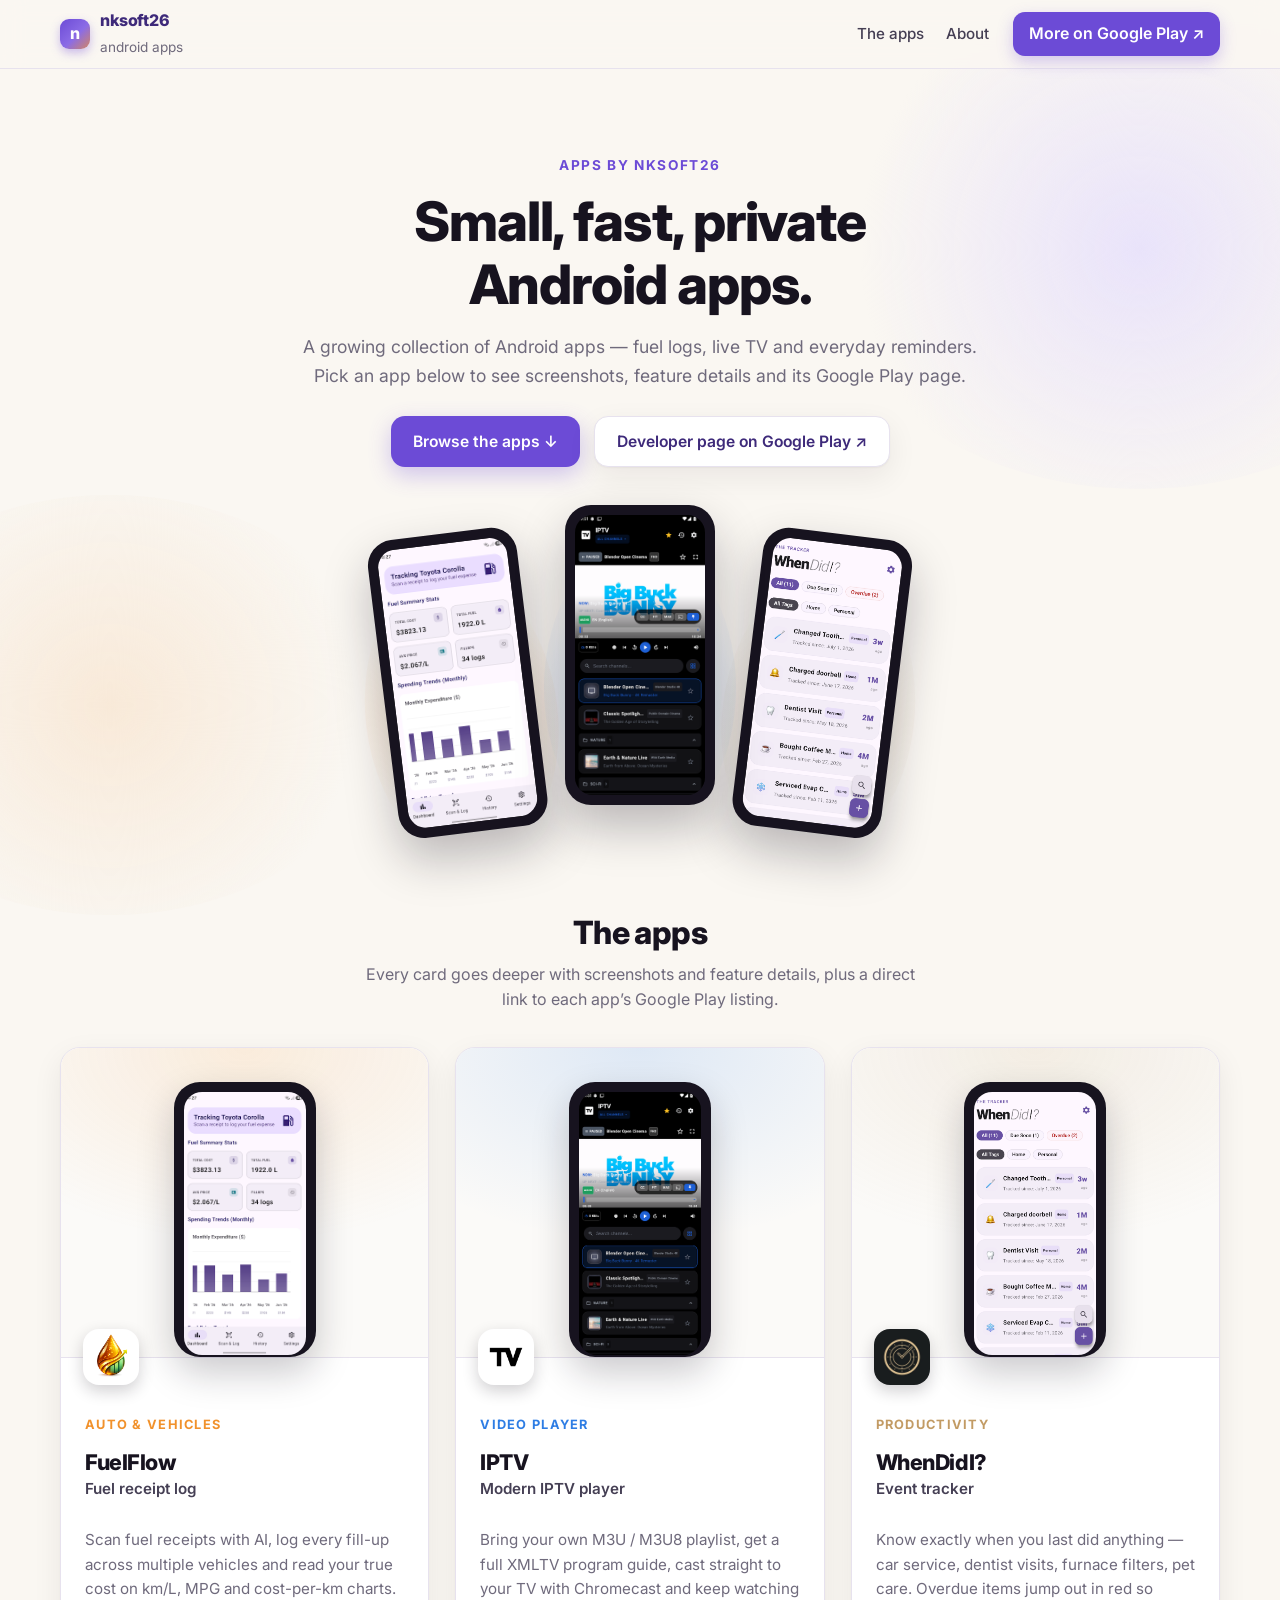
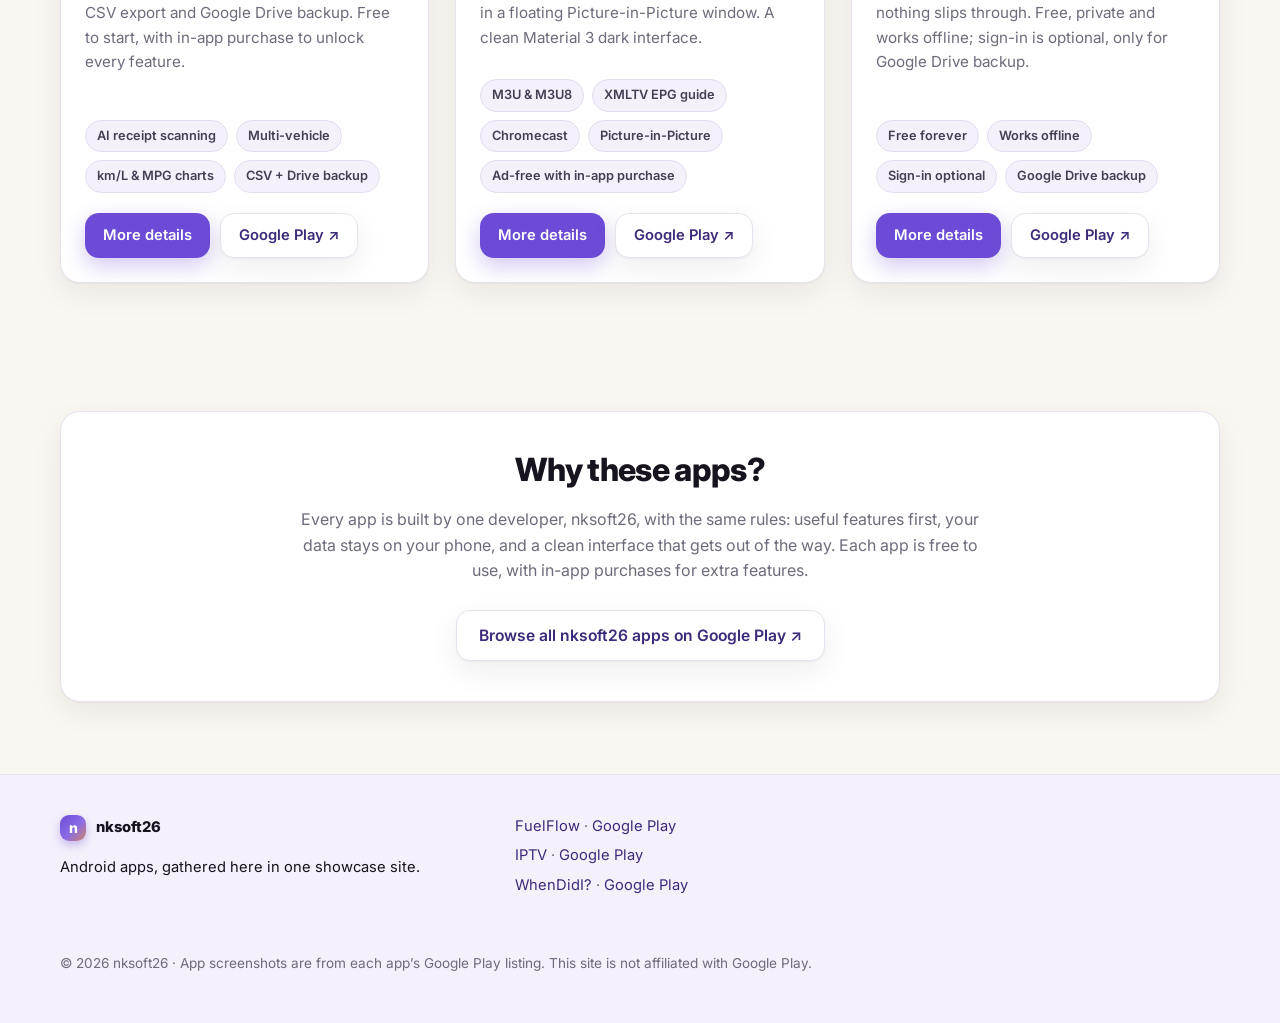
<file: index.html>
<!DOCTYPE html>
<html lang="en">
<head>
<meta charset="utf-8">
<meta name="viewport" content="width=device-width, initial-scale=1">
<title>nksoft26 — Android apps: FuelFlow, IPTV &amp; WhenDidI?</title>
<meta name="description" content="The home of nksoft26 Android apps: FuelFlow fuel receipt log, IPTV player and WhenDidI? event tracker.">

<!-- Replace YOURNAME with your GitHub username before publishing (see README.md) -->
<meta property="og:type" content="website">
<meta property="og:title" content="nksoft26 — Android apps">
<meta property="og:description" content="FuelFlow, IPTV and WhenDidI? — Android apps by nksoft26.">
<meta property="og:url" content="https://nksoft.github.io/">
<meta property="og:image" content="https://nksoft.github.io/IPTV/assets/img/shot07.webp">
<meta name="twitter:card" content="summary_large_image">
<meta name="theme-color" content="#FAF7F2">
<link rel="icon" href="assets/hub-icon.svg" type="image/svg+xml">

<link rel="preconnect" href="https://fonts.googleapis.com">
<link rel="preconnect" href="https://fonts.gstatic.com" crossorigin>
<link href="https://fonts.googleapis.com/css2?family=Inter:wght@400;500;600;700;800&display=swap" rel="stylesheet">
<link rel="stylesheet" href="css/style.css">
<noscript><style>.reveal { opacity: 1; transform: none }</style></noscript>
</head>
<body>
<a class="skip" href="#main">Skip to content</a>

<!-- ============ HEADER ============ -->
<header class="site-header">
  <div class="container header-inner">
    <a class="brand" href="#top" aria-label="nksoft26 home">
      <span class="brand-mark" aria-hidden="true">n</span>
      <span>
        <span class="brand-name">nksoft26</span><br>
        <span class="brand-sub">android apps</span>
      </span>
    </a>
    <nav class="nav" aria-label="Site sections">
      <a href="#apps">The apps</a>
      <a href="#about">About</a>
    </nav>
    <a class="nav-cta" href="https://play.google.com/store/apps/developer?id=nksoft26"
       target="_blank" rel="noopener">More on Google Play&nbsp;&#8599;</a>
  </div>
</header>

<main id="main">

<!-- ============ HERO ============ -->
<section class="hero" id="top">
  <div class="container">
    <p class="eyebrow">apps by nksoft26</p>
    <h1>Small, fast, private Android&nbsp;apps.</h1>
    <p class="hero-lede">
      A growing collection of Android apps — fuel logs, live TV and everyday reminders.
      Pick an app below to see screenshots, feature details and its
      Google Play page.
    </p>
    <div class="hero-cta">
      <a class="btn btn-primary" href="#apps">Browse the apps &#8595;</a>
      <a class="btn btn-outline" href="https://play.google.com/store/apps/developer?id=nksoft26"
         target="_blank" rel="noopener">Developer page on Google Play&nbsp;&#8599;</a>
    </div>
    <!-- hero phones are rendered from the app registry in js/main.js -->
    <div class="hero-phones" id="heroPhones" aria-hidden="true"></div>
    <noscript>
      <ul class="grid" style="margin-top:28px; text-align:left">
        <li><a href="FuelFlow">FuelFlow — Fuel receipt log</a></li>
        <li><a href="IPTV">IPTV — Modern IPTV player</a></li>
        <li><a href="WhenDidI">WhenDidI? — Event tracker</a></li>
      </ul>
    </noscript>
  </div>
</section>

<!-- ============ APPS ============ -->
<section class="apps" id="apps">
  <div class="container">
    <div class="apps-head">
      <h2>The apps</h2>
      <p>Every card goes deeper with screenshots and feature details, plus a direct
         link to each app&rsquo;s Google Play listing.</p>
    </div>
    <!-- cards are rendered from the app registry in js/main.js -->
    <div class="grid" id="appGrid"></div>
  </div>
</section>

<!-- ============ ABOUT ============ -->
<section class="about" id="about">
  <div class="container">
    <div class="about-card reveal">
      <h2>Why these apps?</h2>
      <p>Every app is built by one developer, nksoft26, with the same rules: useful
         features first, your data stays on your phone, and a clean interface that gets
         out of the way. Each app is free to use, with in-app purchases for extra
         features.</p>
      <div>
        <a class="btn btn-outline" href="https://play.google.com/store/apps/developer?id=nksoft26"
           target="_blank" rel="noopener">Browse all nksoft26 apps on Google Play&nbsp;&#8599;</a>
      </div>
    </div>
  </div>
</section>

</main>

<!-- ============ FOOTER ============ -->
<footer class="site-footer">
  <div class="container footer-inner">
    <div>
      <div class="footer-brand">
        <span class="brand-mark" aria-hidden="true">n</span>
        <span>nksoft26</span>
      </div>
      <p>Android apps, gathered here in one showcase site.</p>
    </div>
    <nav aria-label="Footer app links">
      <ul class="footer-apps" id="footerApps"></ul>
    </nav>
    <p class="footer-note">
      &#169; <span id="year"></span> nksoft26 · App screenshots are from each app&rsquo;s
      Google Play listing. This site is not affiliated with Google Play.
    </p>
  </div>
</footer>

<script src="js/main.js"></script>
</body>
</html>
</file>
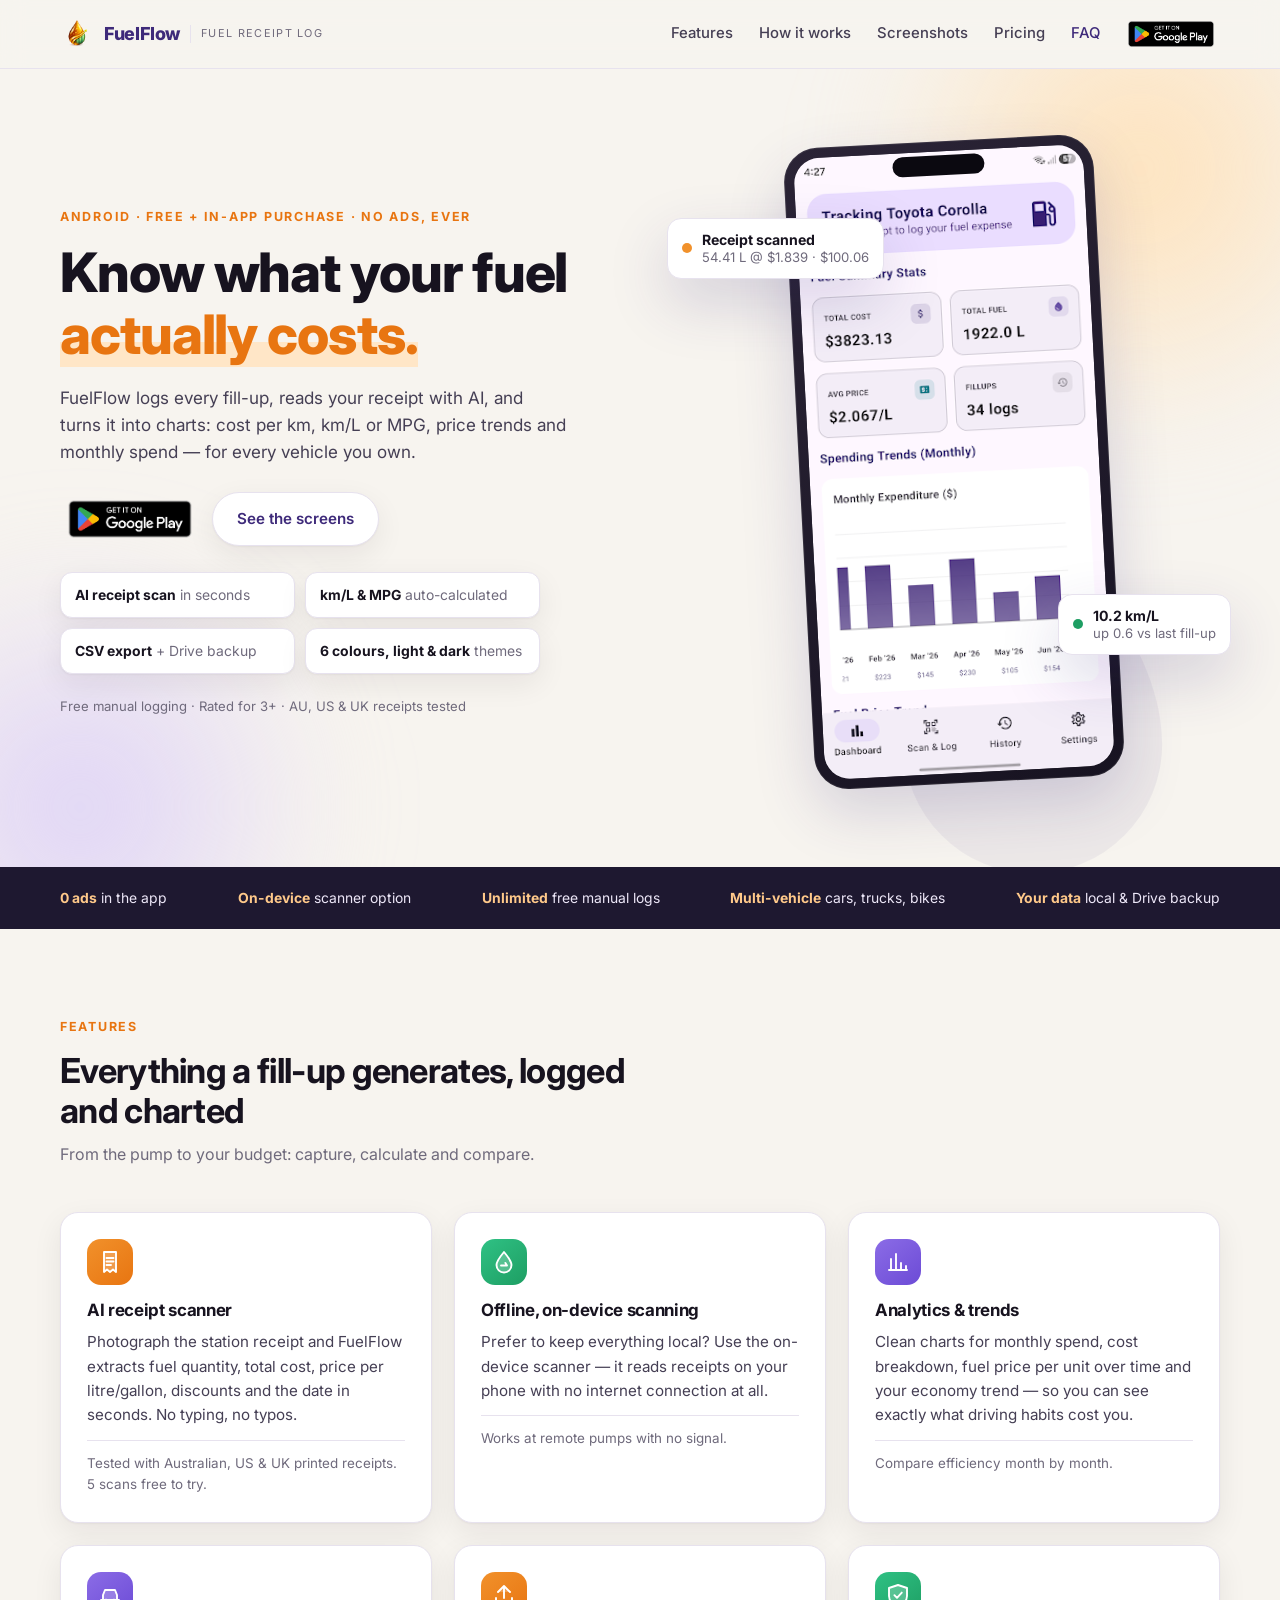
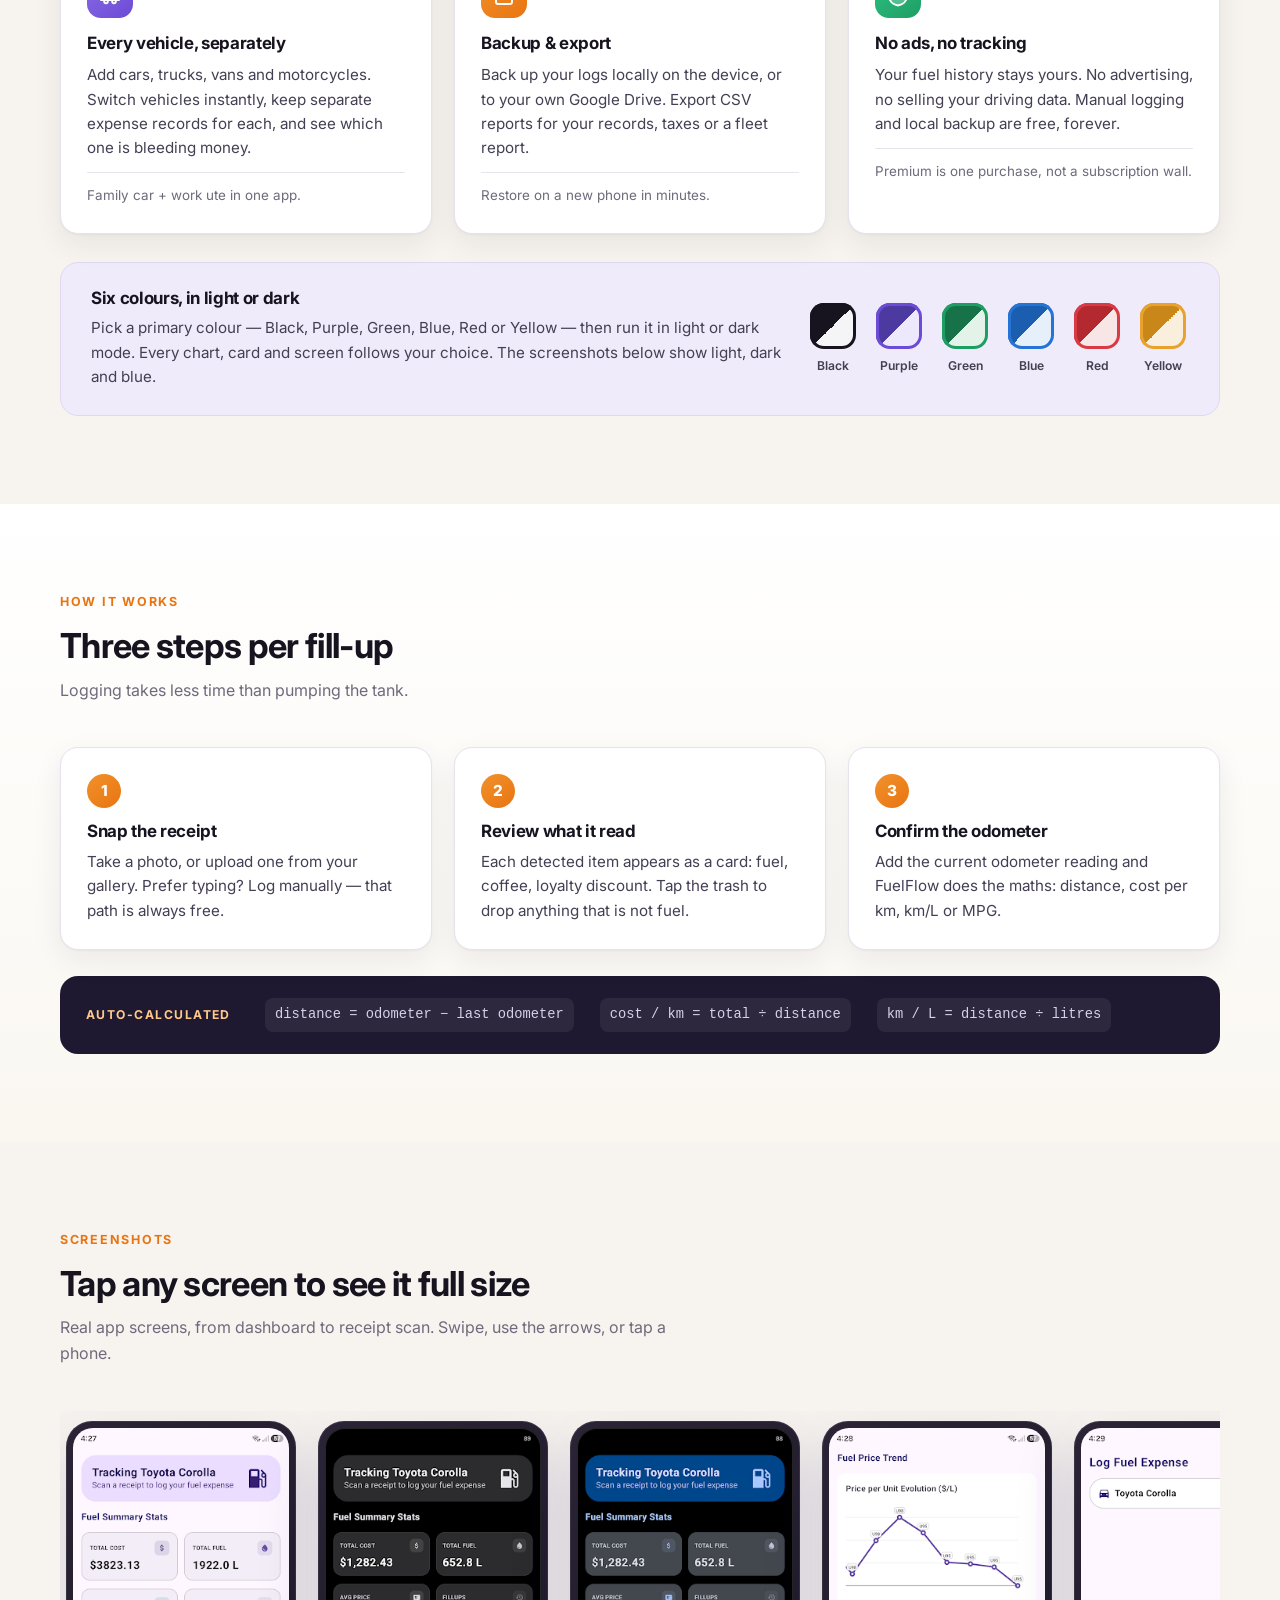
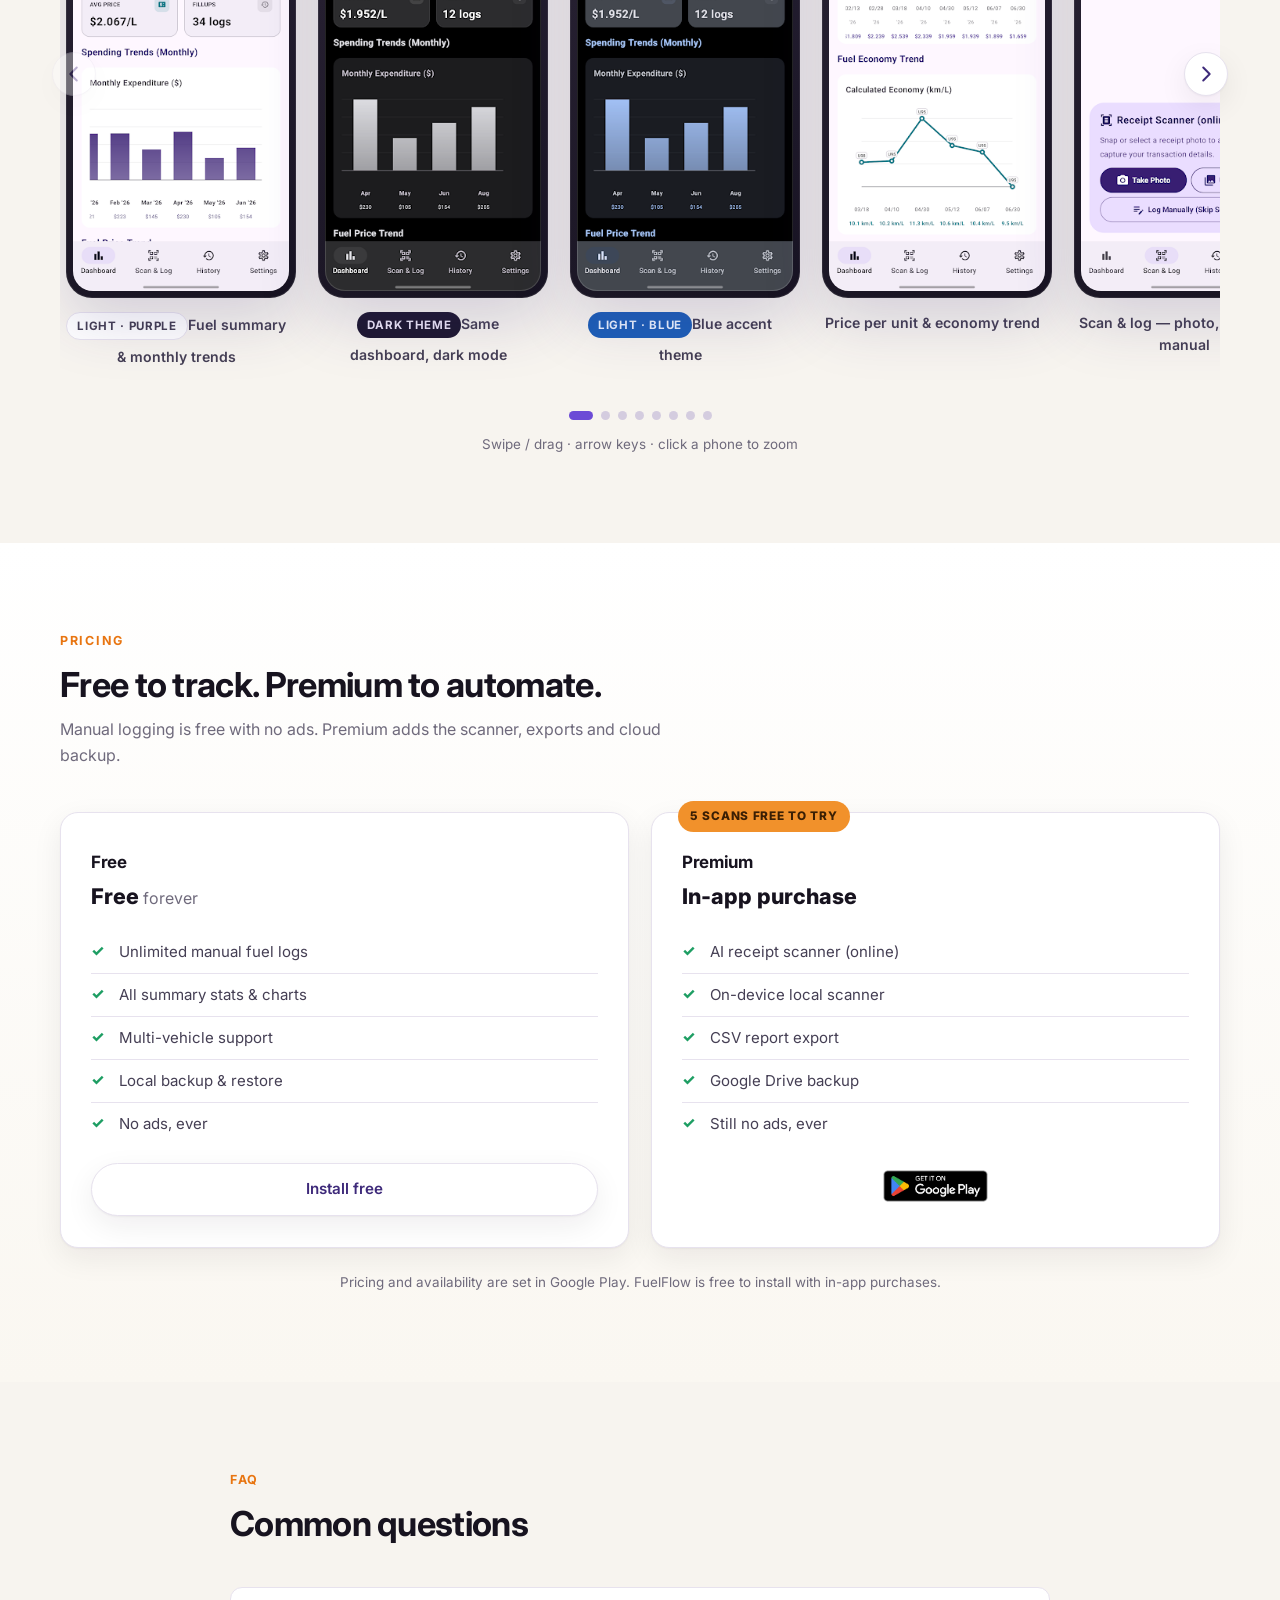
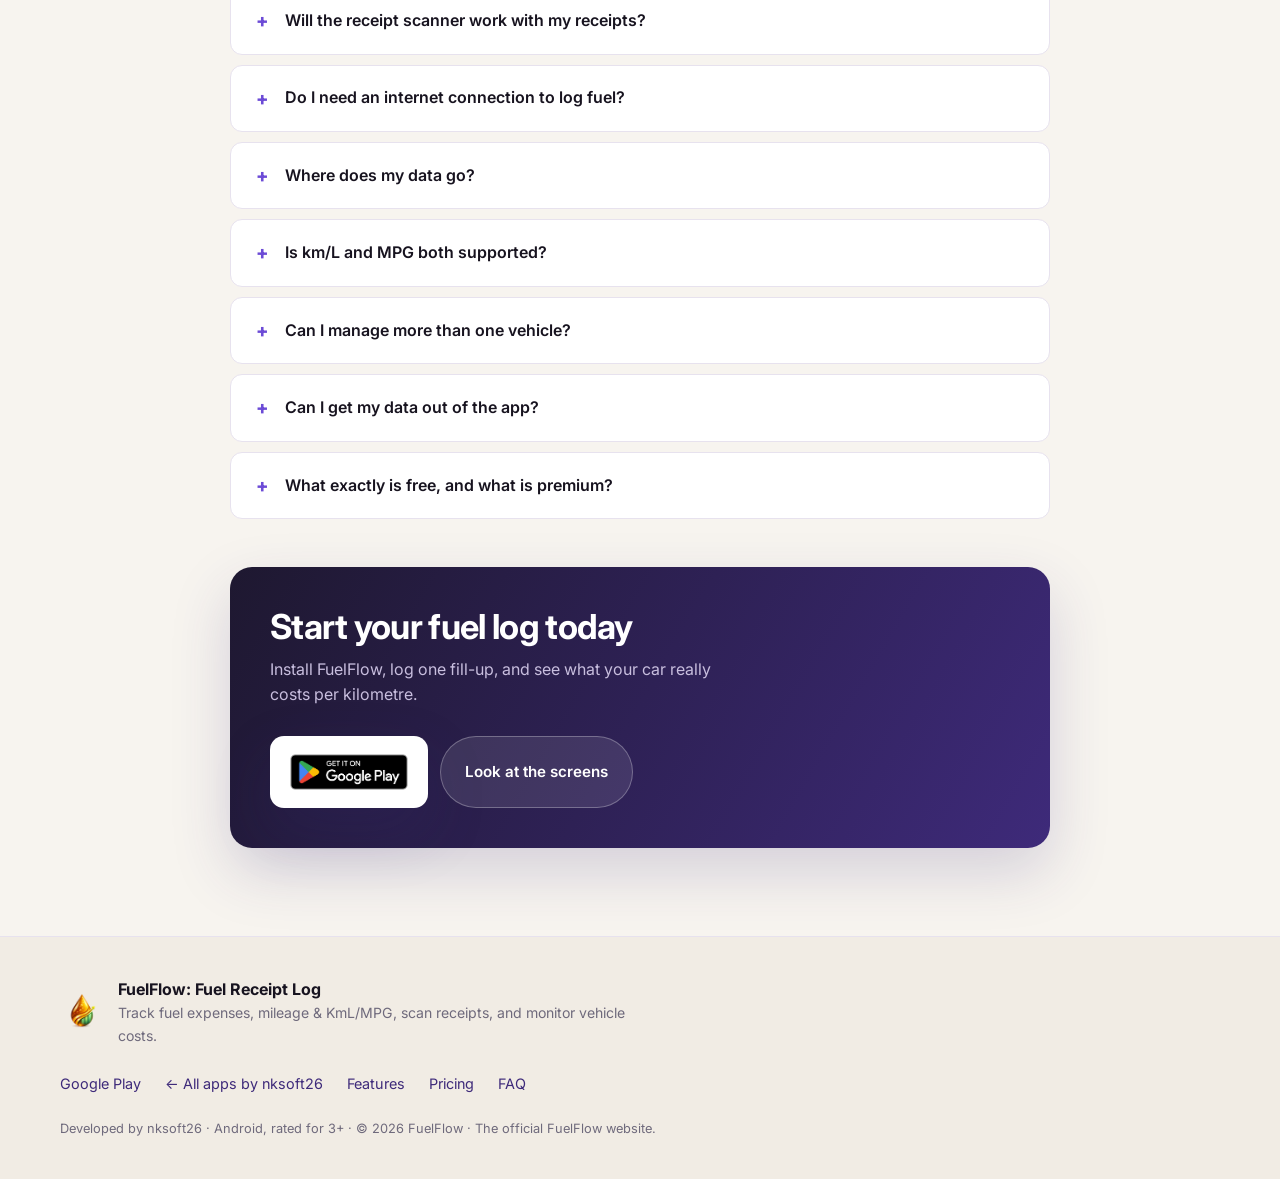
<file: FuelFlow/index.html>
<!DOCTYPE html>
<html lang="en">
<head>
<meta charset="utf-8">
<meta name="viewport" content="width=device-width, initial-scale=1">
<title>FuelFlow — Track your fuel expenses, mileage & receipts</title>
<meta name="description" content="FuelFlow is an Android fuel tracker: AI receipt scanning, multi-vehicle fuel logging, km/L & MPG charts, cost per km, CSV export and Google Drive backup. No ads, ever.">

<!-- Replace YOURNAME with your GitHub username before publishing (see README.md) -->
<meta property="og:type" content="website">
<meta property="og:title" content="FuelFlow — Track your fuel expenses, mileage & receipts">
<meta property="og:description" content="AI receipt scanning, multi-vehicle fuel logs, km/L & MPG charts, CSV export and Drive backup. No ads, ever.">
<meta property="og:url" content="https://nksoft.github.io/FuelFlow/">
<meta property="og:image" content="https://nksoft.github.io/FuelFlow/assets/shots/s9.webp">
<meta name="twitter:card" content="summary_large_image">
<meta name="theme-color" content="#F7F4EF">
<link rel="icon" href="assets/icon.webp">
<link rel="canonical" href="https://nksoft.github.io/FuelFlow/">

<link rel="preconnect" href="https://fonts.googleapis.com">
<link rel="preconnect" href="https://fonts.gstatic.com" crossorigin>
<link href="https://fonts.googleapis.com/css2?family=Inter:wght@400;500;600;700;800&display=swap" rel="stylesheet">
<link rel="preload" as="image" href="assets/shots/s1.webp">
<link rel="stylesheet" href="styles.css">
<noscript><style>.reveal { opacity: 1; transform: none }</style></noscript>

<script type="application/ld+json">
{
  "@context": "https://schema.org",
  "@type": "SoftwareApplication",
  "name": "FuelFlow: Fuel Receipt Log",
  "operatingSystem": "Android",
  "applicationCategory": "AutoAndVehicles",
  "description": "Track fuel expenses, mileage & KmL/MPG, scan receipts, and monitor vehicle costs",
  "url": "https://play.google.com/store/apps/details?id=com.nksoft.fuelflow",
  "image": "https://play-lh.googleusercontent.com/Lh27J_Tykz7oI8fudy0LjOvQldRnvqHesn0lHD49KUApRpVBTgG5s0pvQy1Ef7Ien5pFCMTx9o7rkfjOc1wpqQ",
  "author": { "@type": "Person", "name": "nksoft26" },
  "offers": { "@type": "Offer", "price": "0", "priceCurrency": "AUD" },
  "contentRating": "Rated for 3+"
}
</script>
</head>
<body>
<a class="skip" href="#main">Skip to content</a>

<!-- ============ HEADER ============ -->
<header class="site-header" id="siteHeader">
  <div class="container header-inner">
    <a class="brand" href="#top" aria-label="FuelFlow home">
      <img src="assets/icon.webp" alt="" width="34" height="34" class="brand-logo">
      <span class="brand-name">FuelFlow</span>
      <span class="brand-sub">fuel receipt log</span>
    </a>
    <nav class="nav" aria-label="Page sections">
      <a href="#features">Features</a>
      <a href="#how">How it works</a>
      <a href="#screens">Screenshots</a>
      <a href="#pricing">Pricing</a>
      <a href="#faq">FAQ</a>
    </nav>
    <a class="play-badge" href="https://play.google.com/store/apps/details?id=com.nksoft.fuelflow" rel="noopener">
      <img src="assets/badge/en_badge_web_generic.png" alt="Get it on Google Play" width="255" height="100">
    </a>
    <button class="menu-btn" id="menuBtn" aria-expanded="false" aria-controls="mobileNav">
      <span aria-hidden="true"></span><span aria-hidden="true"></span>
      <span class="sr-only">Menu</span>
    </button>
  </div>
  <nav class="mobile-nav" id="mobileNav" aria-label="Page sections (mobile)">
    <a href="#features">Features</a>
    <a href="#how">How it works</a>
    <a href="#screens">Screenshots</a>
    <a href="#pricing">Pricing</a>
    <a href="#faq">FAQ</a>
    <a class="mobile-cta" href="https://play.google.com/store/apps/details?id=com.nksoft.fuelflow" rel="noopener">Get it on Google Play</a>
  </nav>
</header>

<main id="main">
<section class="hero" id="top">
  <div class="hero-bg" aria-hidden="true">
    <span class="glow glow-a"></span>
    <span class="glow glow-b"></span>
    <svg class="droplet-mark" viewBox="0 0 100 120" aria-hidden="true"><path d="M50 4C28 34 12 55 12 78a38 38 0 0 0 76 0c0-23-16-44-38-74Z"/></svg>
  </div>

  <div class="container hero-inner">
    <div class="hero-copy reveal">
      <p class="eyebrow">Android &middot; Free + in-app purchase &middot; No ads, ever</p>
      <h1>Know what your fuel<br><span class="accent">actually costs.</span></h1>
      <p class="lede">FuelFlow logs every fill-up, reads your receipt with AI, and turns it into charts:
        cost per&nbsp;km, km/L or MPG, price trends and monthly spend — for every vehicle you own.</p>

      <div class="cta-row">
        <a class="play-badge" href="https://play.google.com/store/apps/details?id=com.nksoft.fuelflow" rel="noopener">
          <img src="assets/badge/en_badge_web_generic.png" alt="Get it on Google Play" width="255" height="100">
        </a>
        <a class="btn btn-ghost" href="#screens">See the screens</a>
      </div>

      <ul class="hero-chips">
        <li><b>AI receipt scan</b> in seconds</li>
        <li><b>km/L &amp; MPG</b> auto-calculated</li>
        <li><b>CSV export</b> + Drive backup</li>
        <li><b>6 colours, light &amp; dark</b> themes</li>
      </ul>

      <p class="hero-meta">Free manual logging &middot; Rated for 3+ &middot; AU, US &amp; UK receipts tested</p>
    </div>

    <div class="hero-phone reveal" aria-hidden="false">
      <div class="phone-frame">
        <div class="phone-notch"></div>
        <img class="phone-screen" src="assets/shots/s1.webp" alt="FuelFlow dashboard showing total cost, total fuel, average price, number of fill-ups and a monthly spending bar chart" width="276" height="592">
      </div>
      <div class="float-card float-a">
        <span class="dot dot-amber"></span>
        <div><b>Receipt scanned</b><span>54.41 L @ $1.839 &middot; $100.06</span></div>
      </div>
      <div class="float-card float-b">
        <span class="dot dot-green"></span>
        <div><b>10.2 km/L</b><span>up 0.6 vs last fill-up</span></div>
      </div>
    </div>
  </div>
</section>

<!-- ============ TRUST STRIP ============ -->
<section class="strip" aria-label="At a glance">
  <div class="container strip-inner">
    <p><b>0 ads</b> in the app</p>
    <p><b>On-device</b> scanner option</p>
    <p><b>Unlimited</b> free manual logs</p>
    <p><b>Multi-vehicle</b> cars, trucks, bikes</p>
    <p><b>Your data</b> local &amp; Drive backup</p>
  </div>
</section>

<!-- ============ FEATURES ============ -->
<section class="section" id="features">
  <div class="container">
    <header class="section-head reveal">
      <p class="eyebrow">Features</p>
      <h2>Everything a fill-up generates, logged and charted</h2>
      <p class="section-sub">From the pump to your budget: capture, calculate and compare.</p>
    </header>

    <div class="grid grid-3">
      <article class="card reveal">
        <span class="ico ico-amber">
          <svg viewBox="0 0 24 24" aria-hidden="true"><path d="M6 2h12v20l-3-2.4-3 2.4-3-2.4L6 22V2Z"/><path d="M8.5 8h7M8.5 11.5h7M8.5 15h4.5"/></svg>
        </span>
        <h3>AI receipt scanner</h3>
        <p>Photograph the station receipt and FuelFlow extracts fuel quantity, total cost, price per litre/gallon, discounts and the date in seconds. No typing, no typos.</p>
        <p class="card-note">Tested with Australian, US &amp; UK printed receipts. 5 scans free to try.</p>
      </article>

      <article class="card reveal">
        <span class="ico ico-green">
          <svg viewBox="0 0 24 24" aria-hidden="true"><path d="M12 2C7 8 4.5 11.5 4.5 15a7.5 7.5 0 0 0 15 0C19.5 11.5 17 8 12 2Z"/><path d="M9 15.5h6l-1.6-2.6"/></svg>
        </span>
        <h3>Offline, on-device scanning</h3>
        <p>Prefer to keep everything local? Use the on-device scanner — it reads receipts on your phone with no internet connection at all.</p>
        <p class="card-note">Works at remote pumps with no signal.</p>
      </article>

      <article class="card reveal">
        <span class="ico ico-purple">
          <svg viewBox="0 0 24 24" aria-hidden="true"><path d="M3 20h18M5 20V9M10 20V4M15 20v-7M20 20v-4"/></svg>
        </span>
        <h3>Analytics &amp; trends</h3>
        <p>Clean charts for monthly spend, cost breakdown, fuel price per unit over time and your economy trend — so you can see exactly what driving habits cost you.</p>
        <p class="card-note">Compare efficiency month by month.</p>
      </article>

      <article class="card reveal">
        <span class="ico ico-purple">
          <svg viewBox="0 0 24 24" aria-hidden="true"><path d="M3 17h18M5 17v-5l2-5h10l2 5v5"/><circle cx="8" cy="18.5" r="1.8"/><circle cx="16" cy="18.5" r="1.8"/></svg>
        </span>
        <h3>Every vehicle, separately</h3>
        <p>Add cars, trucks, vans and motorcycles. Switch vehicles instantly, keep separate expense records for each, and see which one is bleeding money.</p>
        <p class="card-note">Family car + work ute in one app.</p>
      </article>

      <article class="card reveal">
        <span class="ico ico-amber">
          <svg viewBox="0 0 24 24" aria-hidden="true"><path d="M12 3v12M6 9l6-6 6 6"/><path d="M4 15v4a2 2 0 0 0 2 2h12a2 2 0 0 0 2-2v-4"/></svg>
        </span>
        <h3>Backup &amp; export</h3>
        <p>Back up your logs locally on the device, or to your own Google Drive. Export CSV reports for your records, taxes or a fleet report.</p>
        <p class="card-note">Restore on a new phone in minutes.</p>
      </article>

      <article class="card reveal">
        <span class="ico ico-green">
          <svg viewBox="0 0 24 24" aria-hidden="true"><path d="M12 2 3 5v8c0 5 4 8.5 9 9.5 5-1 9-4.5 9-9.5V5L12 2Z"/><path d="M8.4 12.2 11 14.8l4.8-5.2"/></svg>
        </span>
        <h3>No ads, no tracking</h3>
        <p>Your fuel history stays yours. No advertising, no selling your driving data. Manual logging and local backup are free, forever.</p>
        <p class="card-note">Premium is one purchase, not a subscription wall.</p>
      </article>
    </div>

    <div class="themes-band reveal">
      <div class="themes-copy">
        <h3>Six colours, in light or dark</h3>
        <p>Pick a primary colour — Black, Purple, Green, Blue, Red or Yellow — then run it in light or dark mode. Every chart, card and screen follows your choice. The screenshots below show light, dark and blue.</p>
      </div>
      <div class="theme-swatches" aria-label="Primary colours: Black, Purple, Green, Blue, Red, Yellow">
        <span class="sw sw-black">Black</span>
        <span class="sw sw-purple">Purple</span>
        <span class="sw sw-green">Green</span>
        <span class="sw sw-blue">Blue</span>
        <span class="sw sw-red">Red</span>
        <span class="sw sw-yellow">Yellow</span>
      </div>
    </div>
  </div>
</section>

<!-- ============ HOW IT WORKS ============ -->
<section class="section section-alt" id="how">
  <div class="container">
    <header class="section-head reveal">
      <p class="eyebrow">How it works</p>
      <h2>Three steps per fill-up</h2>
      <p class="section-sub">Logging takes less time than pumping the tank.</p>
    </header>

    <ol class="steps">
      <li class="reveal">
        <span class="step-num">1</span>
        <h3>Snap the receipt</h3>
        <p>Take a photo, or upload one from your gallery. Prefer typing? Log manually — that path is always free.</p>
      </li>
      <li class="reveal">
        <span class="step-num">2</span>
        <h3>Review what it read</h3>
        <p>Each detected item appears as a card: fuel, coffee, loyalty discount. Tap the trash to drop anything that is not fuel.</p>
      </li>
      <li class="reveal">
        <span class="step-num">3</span>
        <h3>Confirm the odometer</h3>
        <p>Add the current odometer reading and FuelFlow does the maths: distance, cost per km, km/L or MPG.</p>
      </li>
    </ol>

    <div class="formula reveal" aria-label="What FuelFlow calculates">
      <span class="formula-label">Auto-calculated</span>
      <code>distance = odometer − last odometer</code>
      <code>cost / km = total ÷ distance</code>
      <code>km / L = distance ÷ litres</code>
    </div>
  </div>
</section>

<!-- ============ SCREENSHOTS ============ -->
<section class="section" id="screens">
  <div class="container">
    <header class="section-head reveal">
      <p class="eyebrow">Screenshots</p>
      <h2>Tap any screen to see it full size</h2>
      <p class="section-sub">Real app screens, from dashboard to receipt scan. Swipe, use the arrows, or tap a phone.</p>
    </header>

    <div class="carousel reveal" id="carousel" aria-label="App screenshots carousel" tabindex="0">
      <div class="car-row">
      <button class="car-btn prev" id="carPrev" aria-label="Previous screenshot">
        <svg viewBox="0 0 24 24" aria-hidden="true"><path d="M15 5 8 12l7 7"/></svg>
      </button>

      <div class="car-track" id="carTrack">
        <div class="slide" role="button" tabindex="0" aria-label="Enlarge: Fuel summary dashboard, light theme with purple accent">
          <div class="phone-frame sm"><img src="assets/shots/s1.webp" alt="FuelFlow dashboard in light theme with purple accent: total cost, total fuel, average price, fill-ups and monthly expenditure chart" loading="lazy" width="276" height="592"></div>
          <p class="cap"><span class="tag t-light">Light &middot; Purple</span>Fuel summary &amp; monthly trends</p>
        </div>
        <div class="slide" role="button" tabindex="0" aria-label="Enlarge: Fuel summary dashboard, dark theme">
          <div class="phone-frame sm"><img src="assets/shots/s2.webp" alt="FuelFlow dashboard in dark theme with the same summary cards and spending chart" loading="lazy" width="276" height="592"></div>
          <p class="cap"><span class="tag t-dark">Dark theme</span>Same dashboard, dark mode</p>
        </div>
        <div class="slide" role="button" tabindex="0" aria-label="Enlarge: Fuel summary dashboard, blue accent in light mode">
          <div class="phone-frame sm"><img src="assets/shots/s3.webp" alt="FuelFlow dashboard in light mode with blue accent, summary cards and spending chart" loading="lazy" width="276" height="592"></div>
          <p class="cap"><span class="tag t-blue">Light &middot; Blue</span>Blue accent theme</p>
        </div>
        <div class="slide" role="button" tabindex="0" aria-label="Enlarge: Fuel price and economy trend charts">
          <div class="phone-frame sm"><img src="assets/shots/s4.webp" alt="FuelFlow charts of price per unit evolution and calculated economy in km per litre" loading="lazy" width="276" height="592"></div>
          <p class="cap">Price per unit &amp; economy trend</p>
        </div>
        <div class="slide" role="button" tabindex="0" aria-label="Enlarge: Scan and log screen">
          <div class="phone-frame sm"><img src="assets/shots/s5.webp" alt="FuelFlow Scan & Log screen with take photo, upload photo and log manually options" loading="lazy" width="276" height="592"></div>
          <p class="cap">Scan &amp; log — photo, upload or manual</p>
        </div>
        <div class="slide" role="button" tabindex="0" aria-label="Enlarge: AI receipt summary">
          <div class="phone-frame sm"><img src="assets/shots/s6.webp" alt="Receipt summary cards read by the AI scanner: fuel item, coffee item, rewards discount and total charged" loading="lazy" width="276" height="592"></div>
          <p class="cap">Receipt items read by the scanner</p>
        </div>
        <div class="slide" role="button" tabindex="0" aria-label="Enlarge: Expense details form">
          <div class="phone-frame sm"><img src="assets/shots/s7.webp" alt="FuelFlow details form with fuel type chips, station, paid date, paid time and odometer reading" loading="lazy" width="276" height="592"></div>
          <p class="cap">Fuel type, station, date &amp; odometer</p>
        </div>
        <div class="slide" role="button" tabindex="0" aria-label="Enlarge: Expense history and log detail">
          <div class="phone-frame sm"><img src="assets/shots/s8.webp" alt="FuelFlow expense history table with a detail card showing date, station, amount, litres, price per litre, fuel type and tag" loading="lazy" width="276" height="592"></div>
          <p class="cap">History table &amp; full log detail</p>
        </div>
      </div>

      <button class="car-btn next" id="carNext" aria-label="Next screenshot">
        <svg viewBox="0 0 24 24" aria-hidden="true"><path d="M9 5l7 7-7 7"/></svg>
      </button>
      </div>

      <div class="dots" id="carDots" role="tablist" aria-label="Choose screenshot"></div>
    </div>
    <p class="car-hint">Swipe / drag &middot; arrow keys &middot; click a phone to zoom</p>
  </div>
</section>

<!-- ============ PRICING ============ -->
<section class="section section-alt" id="pricing">
  <div class="container">
    <header class="section-head reveal">
      <p class="eyebrow">Pricing</p>
      <h2>Free to track. Premium to automate.</h2>
      <p class="section-sub">Manual logging is free with no ads. Premium adds the scanner, exports and cloud backup.</p>
    </header>

    <div class="grid grid-2 pricing">
      <article class="plan reveal">
        <h3>Free</h3>
        <p class="plan-price"><b>Free</b> forever</p>
        <ul>
          <li>Unlimited manual fuel logs</li>
          <li>All summary stats &amp; charts</li>
          <li>Multi-vehicle support</li>
          <li>Local backup &amp; restore</li>
          <li>No ads, ever</li>
        </ul>
        <a class="btn btn-ghost full" href="https://play.google.com/store/apps/details?id=com.nksoft.fuelflow" rel="noopener">Install free</a>
      </article>

      <article class="plan plan-featured reveal">
        <span class="ribbon">5 scans free to try</span>
        <h3>Premium</h3>
        <p class="plan-price"><b>In-app purchase</b></p>
        <ul>
          <li>AI receipt scanner (online)</li>
          <li>On-device local scanner</li>
          <li>CSV report export</li>
          <li>Google Drive backup</li>
          <li>Still no ads, ever</li>
        </ul>
        <a class="play-badge full" href="https://play.google.com/store/apps/details?id=com.nksoft.fuelflow" rel="noopener">
          <img src="assets/badge/en_badge_web_generic.png" alt="Get it on Google Play" width="255" height="100">
        </a>
      </article>
    </div>
    <p class="fine">Pricing and availability are set in Google Play. FuelFlow is free to install with in-app purchases.</p>
  </div>
</section>

<!-- ============ FAQ ============ -->
<section class="section" id="faq">
  <div class="container narrow">
    <header class="section-head reveal">
      <p class="eyebrow">FAQ</p>
      <h2>Common questions</h2>
    </header>

    <div class="faqs reveal">
      <details>
        <summary>Will the receipt scanner work with my receipts?</summary>
        <p>It is tested against Australian, US and UK printed fuel receipts. It should work with any printed receipt as long as the photo is clear and the details are printed on it. If a scan misses something, you can correct it before saving.</p>
      </details>
      <details>
        <summary>Do I need an internet connection to log fuel?</summary>
        <p>No. Manual logging is always available, and the on-device scanner runs entirely on your phone. The online AI scanner is the option that needs a connection.</p>
      </details>
      <details>
        <summary>Where does my data go?</summary>
        <p>Your logs live on your phone. Local backup writes to your device; Google Drive backup writes to your own Drive account. There are no ads and no sale of your driving data.</p>
      </details>
      <details>
        <summary>Is km/L and MPG both supported?</summary>
        <p>Yes. FuelFlow calculates distance from consecutive odometer readings and reports economy in km/L or MPG, plus cost per km, in the units you use.</p>
      </details>
      <details>
        <summary>Can I manage more than one vehicle?</summary>
        <p>Yes. Add cars, trucks and motorcycles, switch between them, and keep separate expense records for each. Summary stats are per vehicle.</p>
      </details>
      <details>
        <summary>Can I get my data out of the app?</summary>
        <p>Yes — export CSV reports of your fuel expenses (premium), and back up locally or to Google Drive so you can restore on a new device.</p>
      </details>
      <details>
        <summary>What exactly is free, and what is premium?</summary>
        <p>Manual logging, stats, charts, multi-vehicle use and local backup are free. Receipt scanning, CSV export and Google Drive backup are premium. You can scan 5 receipts free to see how the scanner works.</p>
      </details>
    </div>

    <div class="cta-band reveal">
      <div class="cta-copy">
        <h2>Start your fuel log today</h2>
        <p>Install FuelFlow, log one fill-up, and see what your car really costs per kilometre.</p>
      </div>
      <div class="cta-actions">
        <a class="play-badge badge-light" href="https://play.google.com/store/apps/details?id=com.nksoft.fuelflow" rel="noopener">
          <img src="assets/badge/en_badge_web_generic.png" alt="Get it on Google Play" width="255" height="100">
        </a>
        <a class="btn btn-ghost" href="#screens">Look at the screens</a>
      </div>
    </div>
  </div>
</section>
</main>

<footer class="site-footer">
  <div class="container footer-inner">
    <div class="foot-brand">
      <img src="assets/icon.webp" alt="" width="44" height="44">
      <div>
        <p class="foot-title">FuelFlow: Fuel Receipt Log</p>
        <p class="foot-sub">Track fuel expenses, mileage &amp; KmL/MPG, scan receipts, and monitor vehicle costs.</p>
      </div>
    </div>
    <div class="foot-links">
      <a href="https://play.google.com/store/apps/details?id=com.nksoft.fuelflow" rel="noopener">Google Play</a>
      <a href="../">← All apps by nksoft26</a>
      <a href="#features">Features</a>
      <a href="#pricing">Pricing</a>
      <a href="#faq">FAQ</a>
    </div>
    <p class="foot-legal">Developed by nksoft26 &middot; Android, rated for 3+ &middot; © <span id="year">2026</span> FuelFlow &middot; The official FuelFlow website.</p>
  </div>
</footer>

<!-- ============ LIGHTBOX ============ -->
<div class="lightbox" id="lightbox" role="dialog" aria-modal="true" aria-label="Screenshot viewer" hidden>
  <button class="lb-close" id="lbClose" aria-label="Close">✕</button>
  <button class="lb-nav lb-prev" id="lbPrev" aria-label="Previous screenshot"><svg viewBox="0 0 24 24" aria-hidden="true"><path d="M15 5 8 12l7 7"/></svg></button>
  <figure>
    <img id="lbImg" alt="">
    <figcaption id="lbCap"></figcaption>
  </figure>
  <button class="lb-nav lb-next" id="lbNext" aria-label="Next screenshot"><svg viewBox="0 0 24 24" aria-hidden="true"><path d="M9 5l7 7-7 7"/></svg></button>
</div>

<script src="app.js"></script>
</body>
</html>
</file>
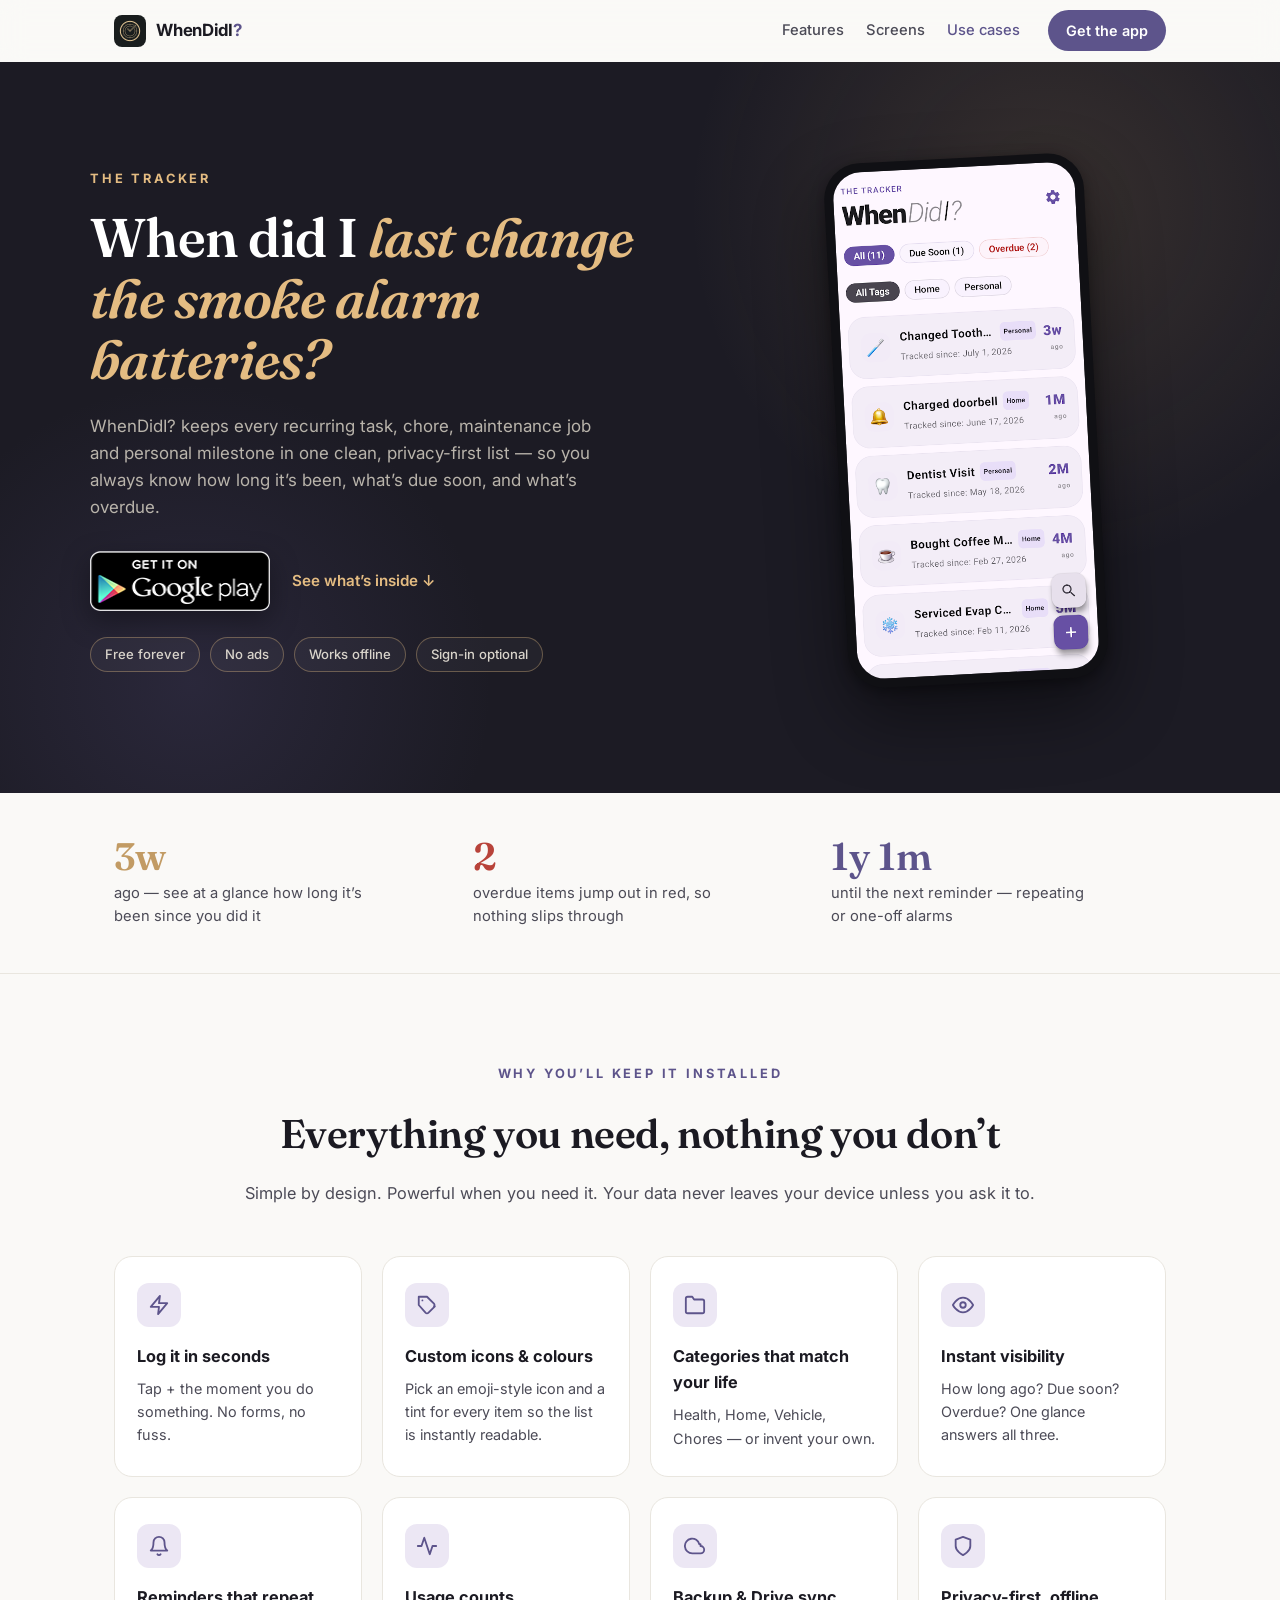
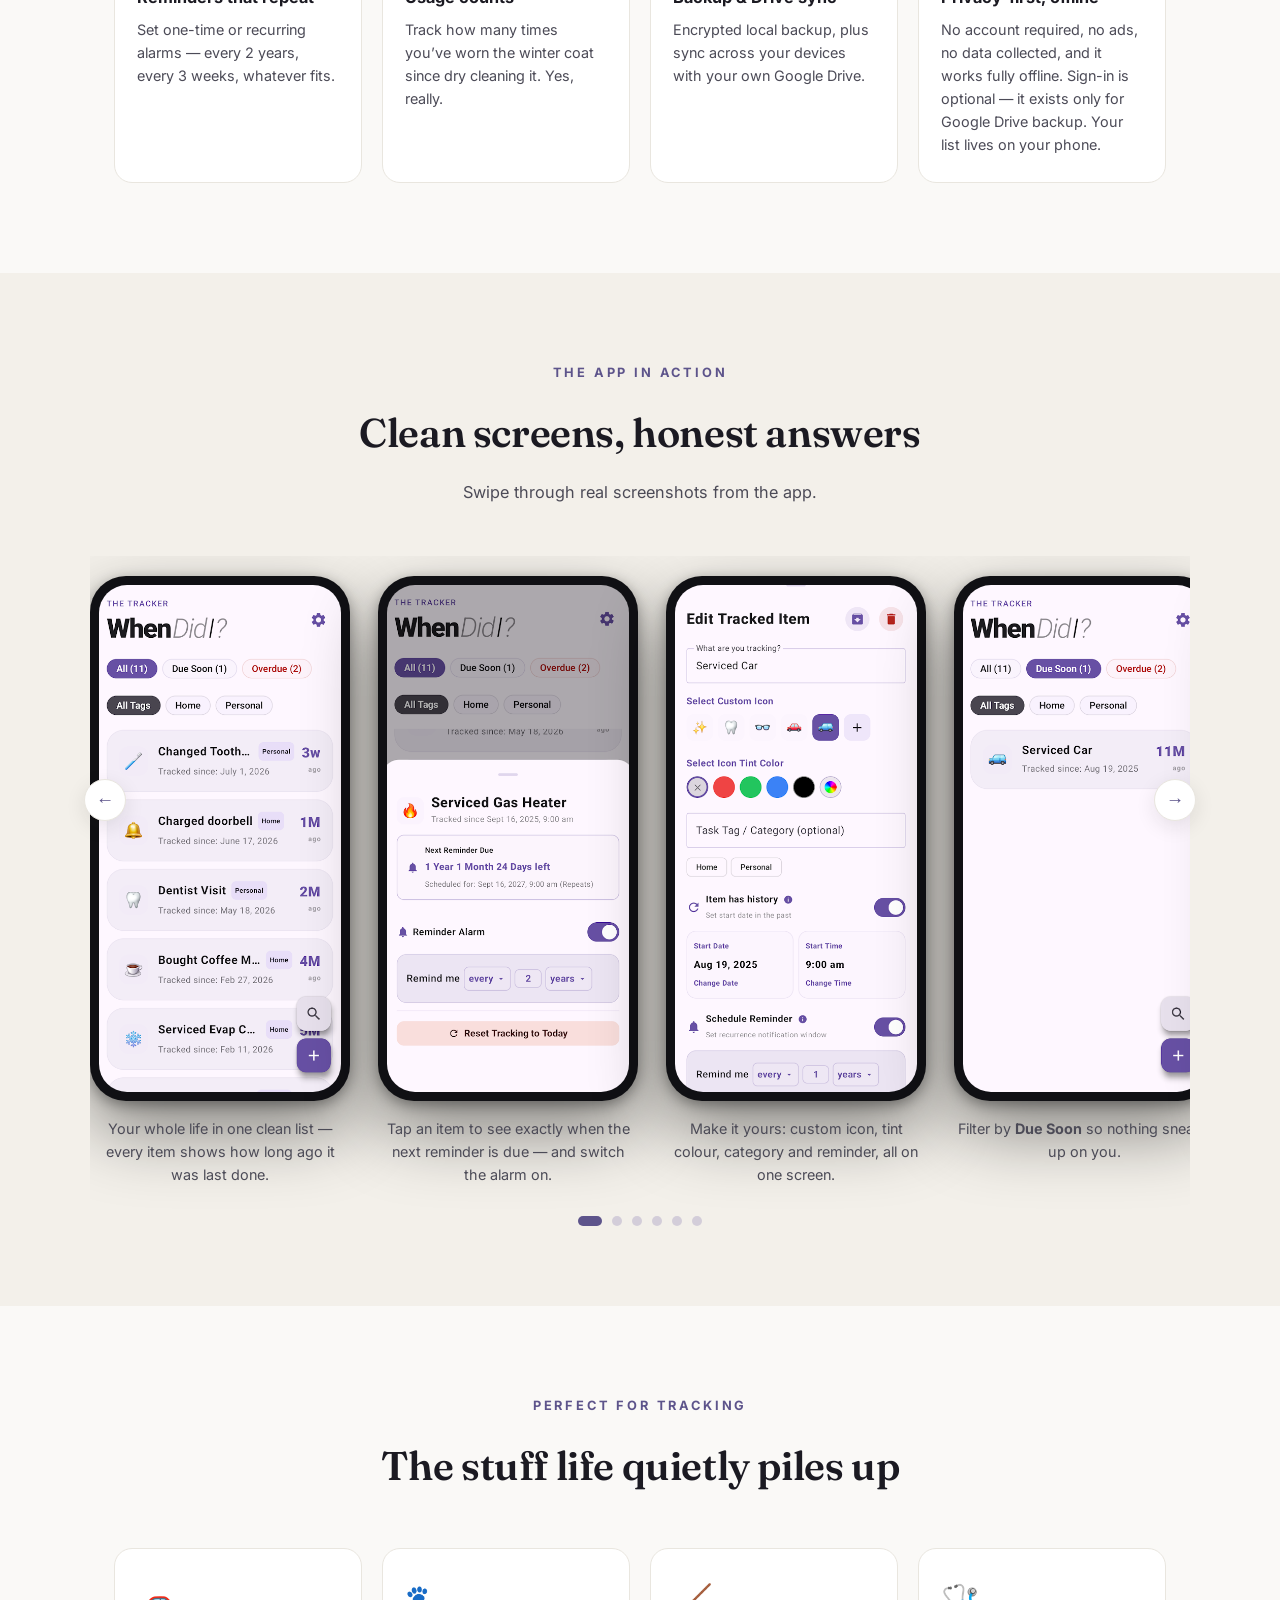
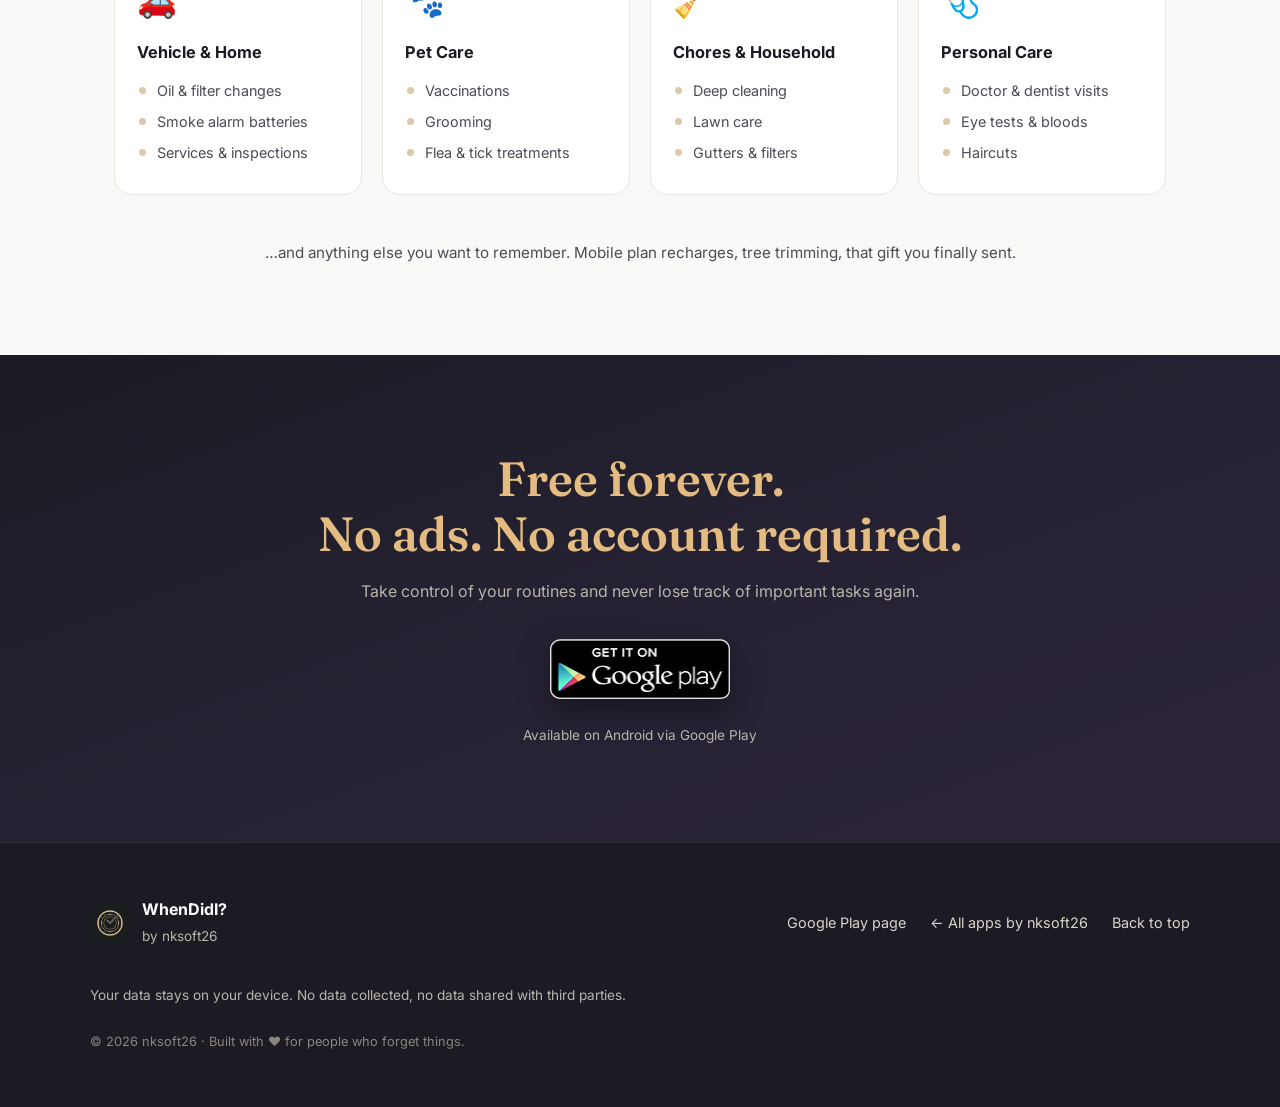
<file: WhenDidI/index.html>
<!DOCTYPE html>
<html lang="en">
<head>
  <meta charset="UTF-8">
  <meta name="viewport" content="width=device-width, initial-scale=1.0">
  <title>WhenDidI? — Event Tracker | Track when you last did anything</title>
  <meta name="description" content="WhenDidI? is a clean, privacy-first Android app to track when you last did chores, events, maintenance and milestones. Free forever, no ads, works offline; sign-in is optional, only for Google Drive backup.">
  <meta property="og:title" content="WhenDidI? — Event Tracker">
  <meta property="og:description" content="Track when you last did anything — car service, dentist visits, filters, pet care and more. Free, private, offline. Sign-in optional for Google Drive backup.">
  <meta property="og:image" content="https://nksoft.github.io/WhenDidI/assets/icon.webp">
  <meta property="og:type" content="website">
  <meta name="theme-color" content="#1c1b24">
  <link rel="icon" href="assets/icon.webp" type="image/webp">
  <link rel="preconnect" href="https://fonts.googleapis.com">
  <link rel="preconnect" href="https://fonts.gstatic.com" crossorigin>
  <link href="https://fonts.googleapis.com/css2?family=Fraunces:opsz,wght@9..144,500;9..144,600;9..144,700&family=Inter:wght@400;500;600;700&display=swap" rel="stylesheet">
  <link rel="stylesheet" href="css/styles.css">
</head>
<body>

  <header class="site-header" id="top">
    <div class="nav-inner">
      <a class="brand" href="#hero">
        <img src="assets/icon.webp" alt="WhenDidI? app icon" class="brand-icon">
        <span class="brand-name">WhenDidI<span class="brand-accent">?</span></span>
      </a>
      <nav class="nav-links" aria-label="Site sections">
        <a href="#features">Features</a>
        <a href="#gallery">Screens</a>
        <a href="#trackers">Use cases</a>
      </nav>
      <a class="nav-cta" href="https://play.google.com/store/apps/details?id=com.nksoft.whendidi" target="_blank" rel="noopener">Get the app</a>
    </div>
  </header>

  <!-- HERO -->
  <section class="hero" id="hero">
    <div class="hero-bg" aria-hidden="true"></div>
    <div class="hero-inner">
      <div class="hero-copy">
        <p class="eyebrow">The Tracker</p>
        <h1>When did I <em>last change the smoke&nbsp;alarm batteries?</em></h1>
        <p class="hero-sub">WhenDidI? keeps every recurring task, chore, maintenance job and personal milestone in one clean, privacy-first list — so you always know how long it&rsquo;s been, what&rsquo;s due soon, and what&rsquo;s overdue.</p>
        <div class="hero-actions">
          <a class="play-badge" href="https://play.google.com/store/apps/details?id=com.nksoft.whendidi" target="_blank" rel="noopener">
            <img src="assets/google-play-badge-60.png" alt="Get it on Google Play" width="180" height="60">
          </a>
          <a class="ghost-link" href="#gallery">See what&rsquo;s inside ↓</a>
        </div>
        <ul class="hero-chips">
          <li>Free forever</li>
          <li>No ads</li>
          <li>Works offline</li>
          <li>Sign-in optional</li>
        </ul>
      </div>
      <div class="hero-phone" aria-hidden="true">
        <div class="phone">
          <img src="assets/screenshots/shot1.webp" alt="" loading="eager">
        </div>
        <div class="phone-glow"></div>
      </div>
    </div>
  </section>

  <!-- GLANCE STRIP -->
  <section class="glance">
    <div class="glance-inner">
      <div class="glance-item reveal">
        <span class="glance-num gold">3w</span>
        <span class="glance-label">ago — see at a glance how long it&rsquo;s been since you did it</span>
      </div>
      <div class="glance-item reveal">
        <span class="glance-num red">2</span>
        <span class="glance-label">overdue items jump out in red, so nothing slips through</span>
      </div>
      <div class="glance-item reveal">
        <span class="glance-num purple">1y 1m</span>
        <span class="glance-label">until the next reminder — repeating or one-off alarms</span>
      </div>
    </div>
  </section>

  <!-- FEATURES -->
  <section class="features" id="features">
    <div class="section-head reveal">
      <p class="eyebrow dark">Why you&rsquo;ll keep it installed</p>
      <h2>Everything you need, nothing you don&rsquo;t</h2>
      <p class="section-sub">Simple by design. Powerful when you need it. Your data never leaves your device unless you ask it to.</p>
    </div>
    <div class="feature-grid">
      <div class="feature-card reveal">
        <div class="feature-icon"><svg viewBox="0 0 24 24" fill="none" stroke="currentColor" stroke-width="2" stroke-linecap="round" stroke-linejoin="round"><polygon points="13 2 3 14 12 14 11 22 21 10 12 10 13 2"/></svg></div>
        <h3>Log it in seconds</h3>
        <p>Tap + the moment you do something. No forms, no fuss.</p>
      </div>
      <div class="feature-card reveal">
        <div class="feature-icon"><svg viewBox="0 0 24 24" fill="none" stroke="currentColor" stroke-width="2" stroke-linecap="round" stroke-linejoin="round"><path d="M20.59 13.41l-7.17 7.17a2 2 0 0 1-2.83 0L3 12V3h9l7.59 7.59a2 2 0 0 1 0 2.83z"/><line x1="7" y1="7" x2="7.01" y2="7"/></svg></div>
        <h3>Custom icons &amp; colours</h3>
        <p>Pick an emoji-style icon and a tint for every item so the list is instantly readable.</p>
      </div>
      <div class="feature-card reveal">
        <div class="feature-icon"><svg viewBox="0 0 24 24" fill="none" stroke="currentColor" stroke-width="2" stroke-linecap="round" stroke-linejoin="round"><path d="M22 19a2 2 0 0 1-2 2H4a2 2 0 0 1-2-2V5a2 2 0 0 1 2-2h5l2 3h9a2 2 0 0 1 2 2z"/></svg></div>
        <h3>Categories that match your life</h3>
        <p>Health, Home, Vehicle, Chores — or invent your own.</p>
      </div>
      <div class="feature-card reveal">
        <div class="feature-icon"><svg viewBox="0 0 24 24" fill="none" stroke="currentColor" stroke-width="2" stroke-linecap="round" stroke-linejoin="round"><path d="M1 12s4-8 11-8 11 8 11 8-4 8-11 8-11-8-11-8z"/><circle cx="12" cy="12" r="3"/></svg></div>
        <h3>Instant visibility</h3>
        <p>How long ago? Due soon? Overdue? One glance answers all three.</p>
      </div>
      <div class="feature-card reveal">
        <div class="feature-icon"><svg viewBox="0 0 24 24" fill="none" stroke="currentColor" stroke-width="2" stroke-linecap="round" stroke-linejoin="round"><path d="M18 8A6 6 0 0 0 6 8c0 7-3 9-3 9h18s-3-2-3-9"/><path d="M13.73 21a2 2 0 0 1-3.46 0"/></svg></div>
        <h3>Reminders that repeat</h3>
        <p>Set one-time or recurring alarms — every 2 years, every 3 weeks, whatever fits.</p>
      </div>
      <div class="feature-card reveal">
        <div class="feature-icon"><svg viewBox="0 0 24 24" fill="none" stroke="currentColor" stroke-width="2" stroke-linecap="round" stroke-linejoin="round"><polyline points="22 12 18 12 15 21 9 3 6 12 2 12"/></svg></div>
        <h3>Usage counts</h3>
        <p>Track how many times you&rsquo;ve worn the winter coat since dry cleaning it. Yes, really.</p>
      </div>
      <div class="feature-card reveal">
        <div class="feature-icon"><svg viewBox="0 0 24 24" fill="none" stroke="currentColor" stroke-width="2" stroke-linecap="round" stroke-linejoin="round"><path d="M18 10h-1.26A8 8 0 1 0 9 20h9a4 4 0 0 0 0-8z"/></svg></div>
        <h3>Backup &amp; Drive sync</h3>
        <p>Encrypted local backup, plus sync across your devices with your own Google Drive.</p>
      </div>
      <div class="feature-card reveal">
        <div class="feature-icon"><svg viewBox="0 0 24 24" fill="none" stroke="currentColor" stroke-width="2" stroke-linecap="round" stroke-linejoin="round"><path d="M12 22s8-4 8-10V5l-8-3-8 3v7c0 6 8 10 8 10z"/></svg></div>
        <h3>Privacy-first, offline</h3>
        <p>No account required, no ads, no data collected, and it works fully offline. Sign-in is optional — it exists only for Google Drive backup. Your list lives on your phone.</p>
      </div>
    </div>
  </section>

  <!-- GALLERY -->
  <section class="gallery" id="gallery">
    <div class="section-head reveal">
      <p class="eyebrow dark">The app in action</p>
      <h2>Clean screens, honest answers</h2>
      <p class="section-sub">Swipe through real screenshots from the app.</p>
    </div>
    <div class="gallery-stage reveal">
      <button class="gallery-arrow prev" aria-label="Previous screenshot">&#8592;</button>
      <div class="gallery-track" tabindex="0" aria-label="App screenshots, scrollable">
        <figure class="gallery-slide">
          <div class="phone"><img src="assets/screenshots/shot1.webp" alt="Main list of tracked items showing how long ago each task was last done" loading="lazy"></div>
          <figcaption>Your whole life in one clean list — every item shows how long ago it was last done.</figcaption>
        </figure>
        <figure class="gallery-slide">
          <div class="phone"><img src="assets/screenshots/shot2.webp" alt="Item detail showing next reminder due and reminder alarm settings" loading="lazy"></div>
          <figcaption>Tap an item to see exactly when the next reminder is due — and switch the alarm on.</figcaption>
        </figure>
        <figure class="gallery-slide">
          <div class="phone"><img src="assets/screenshots/shot3.webp" alt="Edit tracked item screen with custom icon, tint colour and category" loading="lazy"></div>
          <figcaption>Make it yours: custom icon, tint colour, category and reminder, all on one screen.</figcaption>
        </figure>
        <figure class="gallery-slide">
          <div class="phone"><img src="assets/screenshots/shot4.webp" alt="Due Soon filter showing items coming up" loading="lazy"></div>
          <figcaption>Filter by <strong>Due Soon</strong> so nothing sneaks up on you.</figcaption>
        </figure>
        <figure class="gallery-slide">
          <div class="phone"><img src="assets/screenshots/shot5.webp" alt="Overdue filter showing overdue items in red" loading="lazy"></div>
          <figcaption>Overdue items jump out in red — get them back on track.</figcaption>
        </figure>
        <figure class="gallery-slide">
          <div class="phone"><img src="assets/screenshots/shot6.webp" alt="Settings screen with theme, backup restore and Google Drive sync options" loading="lazy"></div>
          <figcaption>Themes, encrypted backup &amp; restore, Google Drive sync — your data, your control.</figcaption>
        </figure>
      </div>
      <button class="gallery-arrow next" aria-label="Next screenshot">&#8594;</button>
    </div>
    <div class="gallery-dots" role="tablist" aria-label="Screenshot selector"></div>
  </section>

  <!-- TRACKERS -->
  <section class="trackers" id="trackers">
    <div class="section-head reveal">
      <p class="eyebrow dark">Perfect for tracking</p>
      <h2>The stuff life quietly piles up</h2>
    </div>
    <div class="tracker-grid">
      <div class="tracker-card reveal">
        <div class="tracker-emoji">🚗</div>
        <h3>Vehicle &amp; Home</h3>
        <ul><li>Oil &amp; filter changes</li><li>Smoke alarm batteries</li><li>Services &amp; inspections</li></ul>
      </div>
      <div class="tracker-card reveal">
        <div class="tracker-emoji">🐾</div>
        <h3>Pet Care</h3>
        <ul><li>Vaccinations</li><li>Grooming</li><li>Flea &amp; tick treatments</li></ul>
      </div>
      <div class="tracker-card reveal">
        <div class="tracker-emoji">🧹</div>
        <h3>Chores &amp; Household</h3>
        <ul><li>Deep cleaning</li><li>Lawn care</li><li>Gutters &amp; filters</li></ul>
      </div>
      <div class="tracker-card reveal">
        <div class="tracker-emoji">🩺</div>
        <h3>Personal Care</h3>
        <ul><li>Doctor &amp; dentist visits</li><li>Eye tests &amp; bloods</li><li>Haircuts</li></ul>
      </div>
    </div>
    <p class="trackers-note reveal">…and anything else you want to remember. Mobile plan recharges, tree trimming, that gift you finally sent.</p>
  </section>

  <!-- CTA -->
  <section class="cta" id="get">
    <div class="cta-inner reveal">
      <h2>Free forever.<br>No ads. No account required.</h2>
      <p>Take control of your routines and never lose track of important tasks again.</p>
      <a class="play-badge" href="https://play.google.com/store/apps/details?id=com.nksoft.whendidi" target="_blank" rel="noopener">
        <img src="assets/google-play-badge-60.png" alt="Get it on Google Play" width="180" height="60">
      </a>
      <p class="cta-note">Available on Android via Google Play</p>
    </div>
  </section>

  <footer class="site-footer">
    <div class="footer-inner">
      <div class="footer-brand">
        <img src="assets/icon.webp" alt="" class="brand-icon">
        <div>
          <strong>WhenDidI?</strong>
          <span>by nksoft26</span>
        </div>
      </div>
      <div class="footer-links">
        <a href="https://play.google.com/store/apps/details?id=com.nksoft.whendidi" target="_blank" rel="noopener">Google Play page</a>
        <a href="../">← All apps by nksoft26</a>
        <a href="#hero">Back to top</a>
      </div>
      <p class="footer-privacy">Your data stays on your device. No data collected, no data shared with third parties.</p>
      <p class="footer-copy">© <span id="year"></span> nksoft26 · Built with ♥ for people who forget things.</p>
    </div>
  </footer>

  <script src="js/script.js"></script>
</body>
</html>
</file>
<file: css/style.css>
/* ============================================================
   nksoft26 app hub — clean modern light theme
   Palette tuned to the three showcase sites (purple + amber).
   ============================================================ */

:root {
  --bg: #FAF7F2;
  --surface: #FFFFFF;
  --ink: #17131F;
  --ink-2: #453F54;
  --muted: #6F6A7C;
  --line: #E7E2EE;
  --purple: #6C4BD6;
  --purple-2: #8B6CE6;
  --purple-ink: #3E2A7A;
  --amber: #F1912B;
  --charcoal: #17131F;
  --radius: 20px;
  --radius-sm: 12px;
  --shadow: 0 1px 2px rgba(23, 19, 31, .04), 0 10px 30px rgba(23, 19, 31, .07);
  --shadow-lg: 0 24px 60px rgba(58, 42, 122, .16);
  --container: 1160px;
  --header-h: 68px;
  /* Phone geometry: app screenshots are 1080x2400 (9:20) */
  --phone-ratio: 9 / 19.4;
}

* { box-sizing: border-box }
html { -webkit-text-size-adjust: 100%; scroll-behavior: smooth; scroll-padding-top: 80px }
body {
  margin: 0;
  font-family: "Inter", system-ui, -apple-system, "Segoe UI", Roboto, sans-serif;
  color: var(--ink);
  background: var(--bg);
  line-height: 1.6;
  font-size: 16px;
  -webkit-font-smoothing: antialiased;
  overflow-x: hidden;
}
img { max-width: 100%; display: block }
a { color: var(--purple-ink); text-decoration: none }
h1, h2, h3 { line-height: 1.15; letter-spacing: -0.02em; margin: 0 }
h1 { font-size: clamp(2.1rem, 5.2vw, 3.4rem); font-weight: 800 }
h2 { font-size: clamp(1.5rem, 3vw, 2rem); font-weight: 800 }
code {
  font-family: ui-monospace, "Cascadia Mono", Consolas, monospace;
  font-size: .88em;
  background: var(--lilac-bg, #EFEBFA);
  padding: .1em .35em;
  border-radius: 6px;
}
.container { width: min(var(--container), 92vw); margin-inline: auto }
:focus-visible { outline: 3px solid var(--purple-2); outline-offset: 2px; border-radius: 4px }

/* skip link */
.skip {
  position: absolute; left: 8px; top: -48px;
  background: var(--purple); color: #fff;
  padding: 10px 16px; border-radius: 10px;
  z-index: 200; transition: top .15s ease;
}
.skip:focus { top: 10px }

/* ---------- header ---------- */
.site-header {
  position: sticky; top: 0; z-index: 100;
  background: rgba(250, 247, 242, .82);
  backdrop-filter: blur(12px);
  border-bottom: 1px solid var(--line);
}
.header-inner {
  height: var(--header-h);
  display: flex; align-items: center; gap: 24px;
}
.brand { display: flex; align-items: center; gap: 10px; margin-right: auto }
.brand-mark {
  width: 30px; height: 30px; border-radius: 9px;
  background: linear-gradient(135deg, var(--purple) 0%, var(--purple-2) 55%, var(--amber) 120%);
  color: #fff; font-weight: 800; font-size: 16px;
  display: grid; place-items: center;
  box-shadow: 0 4px 10px rgba(108, 75, 214, .35);
}
.brand-name { font-weight: 800; letter-spacing: -0.01em }
.brand-sub { color: var(--muted); font-size: .85rem; margin-top: 2px }
.nav { display: flex; gap: 22px; font-size: .95rem; font-weight: 500 }
.nav a { color: var(--ink-2) }
.nav a:hover { color: var(--purple-ink) }
.nav-cta {
  background: var(--purple); color: #fff !important;
  padding: 9px 16px; border-radius: 12px; font-weight: 600;
  box-shadow: 0 6px 16px rgba(108, 75, 214, .28);
}
.nav-cta:hover { background: var(--purple-ink) }

/* ---------- hero ---------- */
.hero { position: relative; padding: 72px 0 56px; text-align: center }
.hero::before, .hero::after {
  content: ""; position: absolute; border-radius: 50%;
  filter: blur(0px); pointer-events: none; z-index: -1;
}
.hero::before { /* soft lilac blob */
  width: 640px; height: 480px; right: -180px; top: -60px;
  background: radial-gradient(circle, #E9E3FA 0%, rgba(233, 227, 250, 0) 70%);
}
.hero::after { /* soft amber blob */
  width: 560px; height: 420px; left: -170px; bottom: -40px;
  background: radial-gradient(circle, #F8E9D8 0%, rgba(248, 233, 216, 0) 70%);
}
.eyebrow {
  color: var(--purple); font-weight: 700; font-size: .85rem;
  letter-spacing: .12em; text-transform: uppercase;
  margin-bottom: 14px;
}
.hero h1 { max-width: 22ch; margin-inline: auto }
.hero-lede {
  color: var(--muted); max-width: 62ch;
  margin: 18px auto 0; font-size: 1.1rem;
}
.hero-cta { display: flex; gap: 14px; justify-content: center; margin-top: 26px; flex-wrap: wrap }
.btn {
  display: inline-flex; align-items: center; gap: 8px;
  padding: 12px 22px; border-radius: 14px;
  font-weight: 600; font-size: .98rem;
  transition: transform .15s ease, box-shadow .15s ease, background .15s ease;
}
.btn-primary { background: var(--purple); color: #fff; box-shadow: 0 8px 22px rgba(108, 75, 214, .3) }
.btn-primary:hover { background: var(--purple-ink); transform: translateY(-2px) }
.btn-outline {
  background: var(--surface); color: var(--purple-ink);
  border: 1.5px solid var(--line); box-shadow: var(--shadow);
}
.btn-outline:hover { border-color: var(--purple-2); transform: translateY(-2px) }

/* hero phones */
.hero-phones {
  display: flex; justify-content: center; align-items: flex-end;
  gap: clamp(10px, 3vw, 34px);
  margin-top: 52px;
}
.hero-phone { position: relative; width: 150px; flex-shrink: 0 }
.hero-phone:nth-child(1) { transform: rotate(-7deg) translateY(14px) }
.hero-phone:nth-child(2) { transform: translateY(-14px); z-index: 2 }
.hero-phone:nth-child(3) { transform: rotate(7deg) translateY(14px) }
.hero-phone .phone { box-shadow: 0 22px 48px rgba(23, 19, 31, .28) }
.hero-phone:hover .phone { transform: scale(1.03) }
.hero-phone-glow {
  position: absolute; inset: 12% -14% -10% -14%;
  border-radius: 50%;
  background: radial-gradient(circle, var(--accent) 0%, rgba(0,0,0,0) 70%);
  opacity: .22; z-index: -1;
}

/* phone mockup (shared) */
.phone {
  background: var(--charcoal);
  border-radius: 26px;
  padding: 10px;
  transition: transform .15s ease;
}
.phone-screen {
  border-radius: 18px; overflow: hidden;
  aspect-ratio: var(--phone-ratio);
  background: #111;
}
.phone-screen img { width: 100%; height: 100%; object-fit: cover; object-position: top }

/* ---------- apps grid ---------- */
.apps { padding: 40px 0 72px; scroll-margin-top: 80px }
.apps-head { text-align: center; margin-bottom: 34px }
.apps-head p { color: var(--muted); max-width: 55ch; margin: 10px auto 0 }

.grid {
  display: grid;
  grid-template-columns: repeat(auto-fit, minmax(315px, 1fr));
  gap: 26px;
}

.card {
  background: var(--surface);
  border: 1px solid var(--line);
  border-radius: var(--radius);
  box-shadow: var(--shadow);
  overflow: hidden;
  display: flex; flex-direction: column;
  transition: transform .18s ease, box-shadow .18s ease, opacity .5s ease;
}
.card:hover { transform: translateY(-4px); box-shadow: var(--shadow-lg) }

.card-visual {
  position: relative;
  height: 310px;
  display: flex; justify-content: center;
  padding-top: 34px;
  background:
    radial-gradient(120% 90% at 50% 0%, color-mix(in srgb, var(--accent) 14%, transparent) 0%, transparent 70%),
    #FBFAF8;
  border-bottom: 1px solid var(--line);
}
.card-visual .phone { width: 142px; box-shadow: 0 16px 36px rgba(23, 19, 31, .22) }
.card-icon {
  position: absolute; left: 22px; bottom: -28px;
  border-radius: 16px;
  box-shadow: 0 6px 16px rgba(23, 19, 31, .2);
  background: var(--surface);
}

.card-body { padding: 44px 24px 24px; display: flex; flex-direction: column; flex: 1 }
.card-cat {
  color: var(--accent); font-weight: 700; font-size: .8rem;
  letter-spacing: .1em; text-transform: uppercase;
}
.card-name { font-size: 1.35rem; font-weight: 800; margin-top: 2px }
.card-tagline { color: var(--ink-2); font-weight: 600; font-size: .95rem; margin-top: 2px }
.card-desc { color: var(--muted); font-size: .95rem; margin-top: 12px; flex-grow: 1 }

.card-chips {
  list-style: none; margin: 14px 0 0; padding: 0;
  display: flex; flex-wrap: wrap; gap: 8px;
}
.card-chips li {
  font-size: .8rem; font-weight: 600; color: var(--ink-2);
  background: #F5F1FB;
  border: 1px solid #E3DCF2;
  padding: 5px 11px; border-radius: 999px;
}

.card-actions { display: flex; gap: 10px; margin-top: 20px }
.card-actions .btn { padding: 10px 18px; font-size: .92rem }

/* ---------- about ---------- */
.about {
  padding: 56px 0 72px;
  scroll-margin-top: 80px;
}
.about-card {
  background: var(--surface);
  border: 1px solid var(--line);
  border-radius: var(--radius);
  padding: 40px clamp(24px, 5vw, 64px);
  box-shadow: var(--shadow);
  display: grid; gap: 18px;
  text-align: center;
}
.about-card p { color: var(--muted); max-width: 70ch; margin: 0 auto }
.about-card .btn { margin-top: 8px }

/* ---------- footer ---------- */
.site-footer {
  border-top: 1px solid var(--line);
  padding: 40px 0 34px;
  background: #F5F1FB;
}
.footer-inner {
  display: grid; grid-template-columns: 1.2fr 2fr; gap: 32px;
  font-size: .92rem;
}
.footer-brand { display: flex; align-items: center; gap: 10px; font-weight: 800 }
.footer-brand .brand-mark { width: 26px; height: 26px; font-size: 14px }
.footer-apps { list-style: none; margin: 0; padding: 0 }
.footer-apps li { margin-bottom: 6px; color: var(--muted) }
.footer-apps a { color: var(--purple-ink) }
.footer-note { grid-column: 1 / -1; color: var(--muted); font-size: .85rem; margin-top: 18px }

/* ---------- reveal animation ---------- */
.reveal { opacity: 0; transform: translateY(16px) }
.reveal.in { opacity: 1; transform: none; transition: opacity .5s ease, transform .5s ease }

@media (prefers-reduced-motion: reduce) {
  html { scroll-behavior: auto }
  .reveal { opacity: 1; transform: none }
  .hero-phone:nth-child(1), .hero-phone:nth-child(2), .hero-phone:nth-child(3) { transform: none }
  .btn, .card, .hero-phone .phone, .hero-phone:hover .phone { transition: none }
}

/* ---------- responsive ---------- */
@media (max-width: 900px) {
  .nav { display: none }
  .hero { padding-top: 56px }
  .hero-phones { margin-top: 40px }
  .footer-inner { grid-template-columns: 1fr }
}
@media (max-width: 520px) {
  .hero-phones { gap: 8px }
  .hero-phone { width: 108px }
  .hero-phone:nth-child(1), .hero-phone:nth-child(3) { transform: none }
  .hero-phone:nth-child(2) { transform: translateY(-8px) }
}
</file>
<file: FuelFlow/styles.css>
/* FuelFlow showcase — light amber + lilac theme */

:root {
  --bg: #F7F4EF;
  --surface: #FFFFFF;
  --lilac-bg: #EFEBFA;
  --ink: #17131F;
  --ink-2: #453F54;
  --muted: #6F6A7C;
  --line: #E7E2EE;
  --purple: #6C4BD6;
  --purple-2: #8B6CE6;
  --purple-ink: #3E2A7A;
  --amber: #F1912B;
  --amber-2: #E87511;
  --green: #1E9E63;
  --radius: 18px;
  --radius-sm: 12px;
  --shadow: 0 1px 2px rgba(23, 19, 31, .04), 0 10px 30px rgba(23, 19, 31, .07);
  --shadow-lg: 0 24px 60px rgba(58, 42, 122, .18);
  --container: 1160px;
  --header-h: 68px;
}

* { box-sizing: border-box }
html { -webkit-text-size-adjust: 100%; scroll-behavior: smooth }
body {
  margin: 0;
  font-family: "Inter", system-ui, -apple-system, "Segoe UI", Roboto, sans-serif;
  color: var(--ink);
  background: var(--bg);
  line-height: 1.6;
  font-size: 16px;
  -webkit-font-smoothing: antialiased;
  overflow-x: hidden;
}
img { max-width: 100%; display: block }
a { color: var(--purple-ink); text-decoration: none }
h1, h2, h3 { line-height: 1.15; letter-spacing: -0.02em; margin: 0 }
h1 { font-size: clamp(2.1rem, 5.2vw, 3.4rem); font-weight: 800 }
h2 { font-size: clamp(1.5rem, 3.1vw, 2.15rem); font-weight: 700 }
h3 { font-size: 1.06rem; font-weight: 700 }
p { margin: 0 }
code { font-family: ui-monospace, "Cascadia Mono", Menlo, Consolas, monospace; font-size: .86rem }
:focus-visible { outline: 2px solid var(--purple); outline-offset: 3px }

.container { width: min(var(--container), 100% - 44px); margin-inline: auto }
.narrow { max-width: 820px }
.sr-only, .skip {
  position: absolute; left: -9999px; top: 0;
}
.skip:focus {
  position: fixed; left: 12px; top: 12px; z-index: 100;
  background: var(--surface); padding: 10px 16px; border-radius: 10px;
  box-shadow: var(--shadow);
}

/* ---------- header ---------- */
.site-header {
  position: sticky; top: 0; z-index: 40;
  background: rgba(247, 244, 239, .78);
  backdrop-filter: blur(12px);
  border-bottom: 1px solid var(--line);
}
.header-inner { display: flex; align-items: center; gap: 20px; height: var(--header-h) }
.brand { display: flex; align-items: center; gap: 10px; margin-right: auto }
.brand-logo { border-radius: 9px }
.brand-name { font-weight: 800; letter-spacing: -.02em; font-size: 1.12rem }
.brand-sub {
  font-size: .68rem; text-transform: uppercase; letter-spacing: .12em;
  color: var(--muted); border-left: 1px solid var(--line); padding-left: 10px;
}
.nav { display: flex; gap: 22px }
.nav a { color: var(--ink-2); font-weight: 500; font-size: .93rem; padding: 6px 2px; white-space: nowrap }
.nav a:hover, .nav a.active { color: var(--purple-ink) }
.menu-btn {
  display: none; background: none; border: 0; padding: 8px; cursor: pointer;
  width: 40px; height: 40px; border-radius: 10px;
}
.menu-btn span {
  display: block; height: 2px; background: var(--ink); border-radius: 2px;
  margin: 6px 2px; transition: transform .2s, opacity .2s;
}
.menu-btn[aria-expanded="true"] span:nth-child(1) { transform: translateY(7px) rotate(45deg) }
.menu-btn[aria-expanded="true"] span:nth-child(2) { transform: translateY(-7px) rotate(-45deg) }
.mobile-nav {
  display: none; flex-direction: column; gap: 2px;
  padding: 10px 22px 18px; border-top: 1px solid var(--line);
  background: var(--surface);
}
.mobile-nav.open { display: flex }
.mobile-nav a { padding: 10px 4px; font-weight: 500; color: var(--ink-2) }
.mobile-nav .mobile-cta { color: var(--purple-ink); font-weight: 700 }

/* ---------- buttons ---------- */
.btn {
  display: inline-flex; align-items: center; gap: 9px; justify-content: center;
  font-weight: 600; font-size: .95rem; border-radius: 999px;
  padding: 13px 24px; cursor: pointer; border: 1px solid transparent;
  transition: transform .18s, box-shadow .18s, background .18s;
  white-space: nowrap;
}
.btn svg { width: 20px; height: 20px; fill: currentColor }
.btn svg path:last-child { fill: var(--amber) }
.btn-dark { background: #1E1830; color: #fff; box-shadow: 0 10px 24px rgba(30, 24, 48, .28) }
.btn-dark:hover { transform: translateY(-2px); box-shadow: 0 16px 34px rgba(30, 24, 48, .34) }
.btn-ghost { background: var(--surface); color: var(--purple-ink); border-color: var(--line); box-shadow: var(--shadow) }
.btn-ghost:hover { transform: translateY(-2px); border-color: #D9D2EA }
.btn-sm { padding: 10px 16px; font-size: .86rem }

/* ---------- official Google Play badge ---------- */
.play-badge { display: inline-flex; align-items: center; justify-content: center; width: auto; transition: transform .18s }
.play-badge img { display: block; width: auto; height: 48px }
.play-badge:hover { transform: translateY(-2px) }
.site-header .play-badge img { height: 38px }
.badge-light {
  background: #fff; border-radius: 14px; padding: 9px 11px;
  box-shadow: var(--shadow-lg); border: 1px solid rgba(255,255,255,.22);
}
.cta-row .play-badge img { height: 54px }
.cta-band .play-badge img { height: 52px }
.plan .play-badge { width: 100%; margin-top: 18px }
.plan .play-badge img { height: 46px }
@media (max-width: 640px) { .cta-row .play-badge img { height: 48px } }
.full { width: 100%; margin-top: 18px }

/* ---------- hero ---------- */
.hero { position: relative; padding: 72px 0 84px; overflow: hidden }
.hero-bg { position: absolute; inset: 0; pointer-events: none }
.glow { position: absolute; border-radius: 50%; filter: blur(50px) }
.glow-a { width: 560px; height: 560px; right: -140px; top: -180px; background: radial-gradient(circle, #FFE1B8, rgba(255,225,184,0) 70%) }
.glow-b { width: 520px; height: 520px; left: -180px; bottom: -200px; background: radial-gradient(circle, #DED2F7, rgba(222,210,247,0) 70%) }
.droplet-mark {
  position: absolute; right: 6%; bottom: -20px; width: 340px; opacity: .05;
  fill: var(--purple-ink);
}
.hero-inner {
  position: relative; display: grid; grid-template-columns: 1.05fr .95fr;
  gap: 40px; align-items: center;
}
.eyebrow {
  font-size: .78rem; text-transform: uppercase; letter-spacing: .14em;
  font-weight: 700; color: var(--amber-2); margin-bottom: 14px;
}
.hero-copy .accent {
  color: var(--amber-2);
  background: linear-gradient(180deg, transparent 62%, #FFE6C7 62%);
}
.lede { margin-top: 18px; font-size: 1.07rem; color: var(--ink-2); max-width: 46ch }
.cta-row { display: flex; gap: 12px; flex-wrap: wrap; margin-top: 26px }
.hero-chips {
  list-style: none; margin: 26px 0 0; padding: 0;
  display: grid; grid-template-columns: repeat(2, minmax(0, 1fr)); gap: 10px;
  max-width: 480px;
}
.hero-chips li {
  background: var(--surface); border: 1px solid var(--line); border-radius: var(--radius-sm);
  padding: 11px 14px; font-size: .87rem; color: var(--muted);
  box-shadow: var(--shadow);
}
.hero-chips b { color: var(--ink) }
.hero-meta { margin-top: 22px; font-size: .82rem; color: var(--muted) }

/* phone mockup */
.hero-phone { position: relative; display: flex; justify-content: center }
.phone-frame {
  position: relative; background: linear-gradient(150deg, #2B2436, #171321);
  border-radius: 34px; padding: 10px;
  box-shadow: var(--shadow-lg), inset 0 0 0 1px rgba(255,255,255,.08);
}
.phone-frame::after {
  content: ""; position: absolute; inset: 10px; border-radius: 26px;
  box-shadow: inset 0 0 0 1px rgba(255,255,255,.14); pointer-events: none;
}
.phone-notch {
  position: absolute; left: 50%; transform: translateX(-50%); top: 14px;
  width: 92px; height: 20px; background: #0B0910; border-radius: 12px; z-index: 2;
}
.hero-phone .phone-frame { width: min(310px, 78vw) }
.hero-phone .phone-screen { width: 100%; height: auto; border-radius: 26px }
.hero-phone .phone-frame { transform: rotate(-3deg) }
.float-card {
  position: absolute; background: var(--surface); border: 1px solid var(--line);
  border-radius: 14px; padding: 11px 14px; display: flex; gap: 10px; align-items: center;
  box-shadow: var(--shadow-lg); font-size: .82rem; line-height: 1.35;
}
.float-card div { display: flex; flex-direction: column }
.float-card span { color: var(--muted) }
.float-card b { font-size: .88rem }
.float-a { left: -4%; top: 12%; animation: floaty 5s ease-in-out infinite }
.float-b { right: -2%; bottom: 20%; animation: floaty 6s ease-in-out infinite reverse }
.dot { width: 10px; height: 10px; border-radius: 50%; flex: none }
.dot-amber { background: var(--amber) }
.dot-green { background: var(--green) }
@keyframes floaty { 0%,100% { transform: translateY(0) } 50% { transform: translateY(-9px) } }

/* ---------- strip ---------- */
.strip { background: #1E1830; color: #EDE7F8 }
.strip-inner {
  display: flex; flex-wrap: wrap; gap: 12px 34px; justify-content: space-between;
  padding: 20px 0; font-size: .87rem;
}
.strip-inner p b { color: #FFC98A; font-weight: 700 }

/* ---------- sections ---------- */
.section { padding: 88px 0 }
.section-alt { background: linear-gradient(180deg, #FFFFFF, #FAF7F1) }
.section-head { max-width: 620px; margin-bottom: 44px }
.section-sub { color: var(--muted); margin-top: 12px }
.grid { display: grid; gap: 22px }
.grid-3 { grid-template-columns: repeat(3, 1fr) }
.grid-2 { grid-template-columns: repeat(2, 1fr) }

.card {
  background: var(--surface); border: 1px solid var(--line); border-radius: var(--radius);
  padding: 26px; box-shadow: var(--shadow);
}
.card h3 { margin-top: 16px }
.card p { margin-top: 10px; color: var(--ink-2); font-size: .95rem }
.card-note {
  margin-top: 12px !important; color: var(--muted) !important; font-size: .84rem !important;
  border-top: 1px solid var(--line); padding-top: 12px;
}
.ico {
  width: 46px; height: 46px; border-radius: 14px; display: grid; place-items: center;
}
.ico svg { width: 24px; height: 24px; stroke: #fff; stroke-width: 1.9; fill: none; stroke-linecap: round; stroke-linejoin: round }
.ico svg path:first-child { fill: rgba(255,255,255,.22); stroke: #fff }
.ico-amber { background: linear-gradient(140deg, var(--amber), var(--amber-2)) }
.ico-purple { background: linear-gradient(140deg, var(--purple-2), var(--purple)) }
.ico-green { background: linear-gradient(140deg, #2FC184, var(--green)) }

/* themes band */
.themes-band {
  margin-top: 28px; background: var(--lilac-bg); border: 1px solid #E0D8F0;
  border-radius: var(--radius); padding: 26px 30px;
  display: flex; align-items: center; justify-content: space-between; gap: 24px;
}
.themes-band p { color: var(--ink-2); margin-top: 8px; font-size: .95rem }
.theme-swatches { display: flex; gap: 14px; flex-wrap: wrap; flex: none }
.sw {
  display: flex; flex-direction: column; align-items: center; gap: 7px;
  font-size: .76rem; font-weight: 600; color: var(--ink-2); width: 52px;
}
.sw::before { content: ""; width: 46px; height: 46px; border-radius: 14px; }
.sw-black::before  { background: linear-gradient(135deg, #17131F 50%, #F5F4F7 50%); box-shadow: inset 0 0 0 3px #17131F }
.sw-purple::before { background: linear-gradient(135deg, #4C3AA0 50%, #EDE8FB 50%); box-shadow: inset 0 0 0 3px #6C4BD6 }
.sw-green::before  { background: linear-gradient(135deg, #17724A 50%, #E3F3EA 50%); box-shadow: inset 0 0 0 3px #1E9E63 }
.sw-blue::before   { background: linear-gradient(135deg, #1B5EAF 50%, #E6F0FB 50%); box-shadow: inset 0 0 0 3px #2573D4 }
.sw-red::before    { background: linear-gradient(135deg, #B4282F 50%, #F8E6E7 50%); box-shadow: inset 0 0 0 3px #D93B44 }
.sw-yellow::before { background: linear-gradient(135deg, #C9871A 50%, #FAEFDC 50%); box-shadow: inset 0 0 0 3px #E8A22D }

/* steps */
.steps { list-style: none; margin: 0; padding: 0; display: grid; grid-template-columns: repeat(3, 1fr); gap: 22px }
.steps li {
  background: var(--surface); border: 1px solid var(--line); border-radius: var(--radius);
  padding: 26px; box-shadow: var(--shadow); position: relative;
}
.step-num {
  display: grid; place-items: center; width: 34px; height: 34px; border-radius: 50%;
  background: linear-gradient(140deg, var(--amber), var(--amber-2)); color: #fff;
  font-weight: 800; font-size: .95rem; margin-bottom: 14px;
}
.steps p { margin-top: 8px; color: var(--ink-2); font-size: .95rem }
.formula {
  margin-top: 26px; background: #1E1830; border-radius: var(--radius); padding: 22px 26px;
  display: flex; flex-wrap: wrap; gap: 10px 26px; align-items: center;
}
.formula-label {
  font-size: .76rem; text-transform: uppercase; letter-spacing: .12em; color: #FFC98A;
  font-weight: 700; margin-right: 8px;
}
.formula code { color: #D8D0EA; background: rgba(255,255,255,.07); padding: 6px 10px; border-radius: 8px }

/* ---------- carousel ---------- */
.carousel { position: relative; }
.car-row { position: relative; display: flex; align-items: center; gap: 8px }
.car-track {
  display: flex; gap: 22px; overflow-x: auto; padding: 10px 6px 26px;
  scroll-snap-type: x mandatory; scrollbar-width: none;
}
.car-track::-webkit-scrollbar { display: none }
.slide { scroll-snap-align: center; flex: none; text-align: center; cursor: zoom-in }
.slide:focus-visible { outline-offset: 6px }
.phone-frame.sm { width: min(230px, 58vw) }
.phone-frame.sm { transform: none; border-radius: 26px; padding: 7px }
.phone-frame.sm::after { inset: 7px; border-radius: 20px }
.phone-frame.sm img { border-radius: 20px; width: 100%; height: auto }
.cap { margin-top: 14px; font-size: .88rem; color: var(--ink-2); font-weight: 600; max-width: 220px }
.tag {
  display: inline-block; font-size: .72rem; font-weight: 700; letter-spacing: .06em;
  text-transform: uppercase; padding: 4px 10px; border-radius: 999px; margin-bottom: 6px;
}
.t-light { background: #fff; border: 1px solid var(--line); color: var(--ink-2) }
.t-dark { background: #1E1830; color: #EDE7F8 }
.t-blue { background: #1D5FB8; color: #EAF3FF }
.car-btn {
  position: absolute; top: 45%; transform: translateY(-50%); z-index: 3;
  width: 44px; height: 44px; border-radius: 50%; border: 1px solid var(--line);
  background: var(--surface); box-shadow: var(--shadow); cursor: pointer;
  display: grid; place-items: center;
}
.car-btn svg { width: 22px; height: 22px; stroke: var(--purple-ink); stroke-width: 2.2; fill: none; stroke-linecap: round; stroke-linejoin: round }
.car-btn.prev { left: -8px }
.car-btn.next { right: -8px }
.car-btn:hover { border-color: #D9D2EA; transform: translateY(-50%) scale(1.06) }
.car-btn:disabled { opacity: .35; cursor: default; transform: translateY(-50%) }
.dots { display: flex; gap: 8px; justify-content: center; margin-top: 16px; flex-wrap: wrap }
.dots button {
  width: 9px; height: 9px; border-radius: 50%; border: 0; padding: 0; cursor: pointer;
  background: #D4CCDF;
}
.dots button[aria-selected="true"] { background: var(--purple); width: 24px; border-radius: 6px }
.car-hint { text-align: center; color: var(--muted); font-size: .84rem; margin-top: 14px }

/* ---------- pricing ---------- */
.pricing .plan {
  background: var(--surface); border: 1px solid var(--line); border-radius: var(--radius);
  padding: 30px; box-shadow: var(--shadow); position: relative;
}
.plan-featured { border-color: #DDD4F0; background: linear-gradient(180deg, #F4F0FE, #FFFFFF); box-shadow: var(--shadow-lg) }
.ribbon {
  position: absolute; top: -12px; left: 26px; background: var(--amber);
  color: #3A1F04; font-size: .74rem; font-weight: 800; letter-spacing: .06em;
  padding: 6px 12px; border-radius: 999px; text-transform: uppercase;
}
.plan h3 { margin-top: 10px }
.plan-price { margin: 6px 0 18px; color: var(--muted) }
.plan-price b { font-size: 1.35rem; color: var(--ink); font-weight: 800 }
.plan ul { margin: 0; padding: 0; list-style: none }
.plan li {
  padding: 9px 0 9px 28px; position: relative; font-size: .94rem; color: var(--ink-2);
  border-bottom: 1px solid var(--line);
}
.plan li:last-of-type { border-bottom: 0 }
.plan li::before {
  content: "✓"; position: absolute; left: 0; top: 8px; color: var(--green); font-weight: 800;
}
.fine { text-align: center; color: var(--muted); font-size: .84rem; margin-top: 24px }

/* ---------- faq ---------- */
.faqs { display: grid; gap: 10px }
details {
  background: var(--surface); border: 1px solid var(--line); border-radius: var(--radius-sm);
  padding: 4px 20px;
}
details[open] { box-shadow: var(--shadow) }
summary {
  cursor: pointer; font-weight: 600; padding: 14px 0; list-style: none;
  display: flex; align-items: center; gap: 12px;
}
summary::-webkit-details-marker { display: none }
summary::before {
  content: "+"; color: var(--purple); font-weight: 800; font-size: 1.15rem;
  width: 22px; flex: none; text-align: center;
}
details[open] summary::before { content: "–" }
details p { padding: 0 0 18px 34px; color: var(--ink-2); font-size: .95rem }

.cta-band {
  margin-top: 48px; background: linear-gradient(120deg, #1E1830, #3E2A7A);
  color: #EDE7F8; border-radius: 22px; padding: 40px;
  display: flex; align-items: center; justify-content: space-between; gap: 28px; flex-wrap: wrap;
  box-shadow: var(--shadow-lg);
}
.cta-band h2 { color: #fff }
.cta-band p { margin-top: 10px; color: #C8BEDE; max-width: 46ch }
.cta-actions { display: flex; gap: 12px; flex-wrap: wrap }
.cta-band .btn-ghost { background: rgba(255,255,255,.1); color: #fff; border-color: rgba(255,255,255,.28); box-shadow: none }

/* ---------- footer ---------- */
.site-footer { border-top: 1px solid var(--line); background: #F1ECE4; padding: 40px 0 }
.footer-inner { display: grid; gap: 24px }
.foot-brand { display: flex; gap: 14px; align-items: center }
.foot-title { font-weight: 700 }
.foot-sub { color: var(--muted); font-size: .88rem; max-width: 60ch }
.foot-links { display: flex; gap: 24px; flex-wrap: wrap; font-size: .9rem }
.foot-legal { color: var(--muted); font-size: .8rem }

/* ---------- lightbox ---------- */
.lightbox {
  position: fixed; inset: 0; z-index: 60; background: rgba(15, 11, 24, .88);
  display: grid; place-items: center; padding: 24px;
}
.lightbox[hidden] { display: none }
.lightbox figure { margin: 0; text-align: center }
.lightbox img { max-height: 78vh; border-radius: 22px; box-shadow: 0 20px 60px rgba(0,0,0,.5) }
.lightbox figcaption { color: #E4DCEE; font-size: .9rem; margin-top: 14px }
.lb-close {
  position: absolute; top: 20px; right: 22px; width: 42px; height: 42px; border-radius: 50%;
  border: 1px solid rgba(255,255,255,.25); background: rgba(255,255,255,.12);
  color: #fff; font-size: 1.05rem; cursor: pointer;
}
.lb-nav {
  position: absolute; top: 50%; transform: translateY(-50%);
  width: 46px; height: 46px; border-radius: 50%; border: 1px solid rgba(255,255,255,.25);
  background: rgba(255,255,255,.12); cursor: pointer; display: grid; place-items: center;
}
.lb-nav svg { width: 24px; height: 24px; stroke: #fff; stroke-width: 2.2; fill: none; stroke-linecap: round; stroke-linejoin: round }
.lb-prev { left: 20px }
.lb-next { right: 20px }
.lb-nav:hover, .lb-close:hover { background: rgba(255,255,255,.24) }

/* ---------- reveal ---------- */
.reveal { opacity: 0; transform: translateY(20px); transition: opacity .6s ease, transform .6s ease }
.reveal.in { opacity: 1; transform: none }
@media (prefers-reduced-motion: reduce) {
  html { scroll-behavior: auto }
  .reveal { opacity: 1; transform: none; transition: none }
  .float-card, .hero-phone .phone-frame { animation: none; transform: none }
}

/* ---------- responsive ---------- */
@media (max-width: 1000px) {
  .grid-3 { grid-template-columns: repeat(2, 1fr) }
  .hero-inner { grid-template-columns: 1fr; gap: 46px }
  .hero-phone { order: 2 }
  .steps { grid-template-columns: 1fr; }
  .hero { padding: 48px 0 64px }
  .section { padding: 66px 0 }
}
@media (max-width: 860px) {
  .nav, .header-inner > .btn { display: none }
  .menu-btn { display: block; margin-left: auto }
  .brand-sub { display: none }
  .car-btn { display: none }
}
@media (max-width: 640px) {
  .grid-3, .grid-2 { grid-template-columns: 1fr }
  .themes-band, .cta-band { flex-direction: column; align-items: flex-start }
  .hero-chips { grid-template-columns: 1fr }
  .strip-inner { gap: 8px 18px }
  .cta-band { padding: 28px }
  .formula { padding: 18px }
}
</file>
<file: WhenDidI/css/styles.css>
/* ============ WhenDidI? showcase ============ */

:root {
  --bg: #faf9f7;
  --ink: #1b1a22;
  --ink-soft: #4c4b57;
  --gold: #c29b64;
  --gold-bright: #e4bc82;
  --purple: #5d548b;
  --purple-deep: #453c6d;
  --lav: #ece7f4;
  --line: #e9e6df;
  --card: #ffffff;
  --charcoal: #1c1b24;
  --radius: 18px;
  --font-body: "Inter", system-ui, -apple-system, sans-serif;
  --font-display: "Fraunces", Georgia, serif;
}

* { margin: 0; padding: 0; box-sizing: border-box; }

html { scroll-behavior: smooth; }
@media (prefers-reduced-motion: reduce) { html { scroll-behavior: auto; } }

body {
  font-family: var(--font-body);
  color: var(--ink);
  background: var(--bg);
  line-height: 1.6;
  -webkit-font-smoothing: antialiased;
}

img { max-width: 100%; display: block; }
a { color: var(--purple); }

/* ---------- header ---------- */
.site-header {
  position: sticky;
  top: 0;
  z-index: 50;
  background: rgba(250, 249, 247, 0.85);
  backdrop-filter: blur(12px);
  border-bottom: 1px solid transparent;
  transition: border-color .25s, box-shadow .25s;
}
.site-header.scrolled {
  border-color: var(--line);
  box-shadow: 0 4px 24px rgba(27, 26, 34, 0.06);
}
.nav-inner {
  max-width: 1100px;
  margin: 0 auto;
  padding: 10px 24px;
  display: flex;
  align-items: center;
  gap: 28px;
}
.brand {
  display: flex;
  align-items: center;
  gap: 10px;
  text-decoration: none;
  color: var(--ink);
  font-weight: 700;
}
.brand-icon { width: 32px; height: 32px; border-radius: 8px; }
.brand-name { font-size: 1.05rem; letter-spacing: -0.01em; }
.brand-accent { color: var(--purple); }
.nav-links { display: flex; gap: 22px; margin-left: auto; }
.nav-links a {
  text-decoration: none;
  color: var(--ink-soft);
  font-size: 0.92rem;
  font-weight: 500;
  transition: color .2s;
}
.nav-links a:hover, .nav-links a.active { color: var(--purple); }
.nav-cta {
  background: var(--purple);
  color: #fff;
  text-decoration: none;
  font-size: 0.9rem;
  font-weight: 600;
  padding: 9px 18px;
  border-radius: 999px;
  transition: background .2s, transform .2s;
}
.nav-cta:hover { background: var(--purple-deep); transform: translateY(-1px); }
@media (max-width: 640px) { .nav-links { display: none; } }

/* ---------- hero ---------- */
.hero {
  position: relative;
  background: var(--charcoal);
  color: #f5f1ea;
  overflow: hidden;
  padding: 96px 24px 110px;
}
.hero-bg {
  position: absolute;
  inset: 0;
  background:
    radial-gradient(600px 600px at 82% 20%, rgba(194, 155, 100, 0.16), transparent 60%),
    radial-gradient(500px 500px at 15% 85%, rgba(93, 84, 139, 0.22), transparent 60%);
}
.hero-inner {
  position: relative;
  max-width: 1100px;
  margin: 0 auto;
  display: grid;
  grid-template-columns: 1.15fr 0.85fr;
  gap: 48px;
  align-items: center;
}
.eyebrow {
  font-size: 0.8rem;
  font-weight: 700;
  letter-spacing: 0.22em;
  text-transform: uppercase;
  color: var(--gold-bright);
  margin-bottom: 18px;
}
.eyebrow.dark { color: var(--purple); }
.hero h1 {
  font-family: var(--font-display);
  font-weight: 600;
  font-size: clamp(2.1rem, 4.5vw, 3.4rem);
  line-height: 1.12;
  letter-spacing: -0.01em;
  color: #fff;
}
.hero h1 em {
  font-style: italic;
  color: var(--gold-bright);
}
.hero-sub {
  margin-top: 22px;
  font-size: 1.06rem;
  color: #b9b4ab;
  max-width: 46ch;
}
.hero-actions {
  margin-top: 30px;
  display: flex;
  align-items: center;
  gap: 22px;
  flex-wrap: wrap;
}
.play-badge img {
  border-radius: 8px;
  box-shadow: 0 10px 28px rgba(0, 0, 0, 0.35);
  transition: transform .2s, box-shadow .2s;
}
.play-badge:hover img { transform: translateY(-2px); box-shadow: 0 14px 34px rgba(0, 0, 0, 0.45); }
.ghost-link {
  color: var(--gold-bright);
  text-decoration: none;
  font-weight: 600;
  font-size: 0.95rem;
}
.ghost-link:hover { color: #fff; }
.hero-chips {
  margin-top: 26px;
  list-style: none;
  display: flex;
  flex-wrap: wrap;
  gap: 10px;
}
.hero-chips li {
  border: 1px solid rgba(228, 188, 130, 0.35);
  color: #d9d4cb;
  font-size: 0.82rem;
  font-weight: 500;
  padding: 6px 14px;
  border-radius: 999px;
  background: rgba(255, 255, 255, 0.04);
}

/* phone mockup */
.phone {
  width: 260px;
  aspect-ratio: 1 / 2.02;
  border-radius: 36px;
  background: #101014;
  padding: 9px;
  box-shadow: 0 30px 70px rgba(0, 0, 0, 0.45), 0 4px 14px rgba(0, 0, 0, 0.35);
}
.phone img {
  width: 100%;
  height: 100%;
  object-fit: cover;
  border-radius: 28px;
  background: #fff;
}
.hero-phone { position: relative; justify-self: center; }
.hero-phone .phone { animation: float 6s ease-in-out infinite; }
.hero-phone .phone { transform: rotate(-3deg); }
@keyframes float {
  0%, 100% { transform: rotate(-3deg) translateY(0); }
  50% { transform: rotate(-3deg) translateY(-10px); }
}
@media (prefers-reduced-motion: reduce) { .hero-phone .phone { animation: none; } }
.hero-phone .phone-glow {
  position: absolute;
  inset: 6% 6% 12% 6%;
  border-radius: 40px;
  background: radial-gradient(circle at 50% 30%, rgba(228, 188, 130, 0.35), transparent 70%);
  filter: blur(38px);
  z-index: -1;
}
@media (max-width: 860px) {
  .hero { padding: 72px 24px 80px; }
  .hero-inner { grid-template-columns: 1fr; gap: 44px; }
  .hero-phone { order: -1; }
  .hero-phone .phone { width: 220px; }
  .hero-sub { max-width: none; }
}

/* ---------- glance strip ---------- */
.glance { border-bottom: 1px solid var(--line); background: var(--bg); }
.glance-inner {
  max-width: 1100px;
  margin: 0 auto;
  display: grid;
  grid-template-columns: repeat(3, 1fr);
  gap: 24px;
  padding: 44px 24px;
}
.glance-item { display: flex; flex-direction: column; gap: 6px; }
.glance-num {
  font-family: var(--font-display);
  font-weight: 600;
  font-size: 2.4rem;
  line-height: 1;
}
.glance-num.gold { color: var(--gold); }
.glance-num.red { color: #b8433a; }
.glance-num.purple { color: var(--purple); }
.glance-label { font-size: 0.92rem; color: var(--ink-soft); max-width: 30ch; }
@media (max-width: 720px) { .glance-inner { grid-template-columns: 1fr; gap: 26px; } }

/* ---------- sections ---------- */
section { position: relative; }
.section-head {
  max-width: 1100px;
  margin: 0 auto;
  padding: 90px 24px 10px;
  text-align: center;
}
.section-head h2 {
  font-family: var(--font-display);
  font-weight: 600;
  font-size: clamp(1.7rem, 3.2vw, 2.5rem);
  letter-spacing: -0.01em;
}
.section-sub { color: var(--ink-soft); margin-top: 14px; font-size: 1.02rem; }

/* ---------- features ---------- */
.feature-grid {
  max-width: 1100px;
  margin: 0 auto;
  padding: 40px 24px 90px;
  display: grid;
  grid-template-columns: repeat(4, 1fr);
  gap: 20px;
}
.feature-card {
  background: var(--card);
  border: 1px solid var(--line);
  border-radius: var(--radius);
  padding: 26px 22px;
  transition: transform .25s, box-shadow .25s, border-color .25s;
}
.feature-card:hover {
  transform: translateY(-4px);
  box-shadow: 0 16px 40px rgba(69, 60, 109, 0.10);
  border-color: #d9d4e8;
}
.feature-icon {
  width: 44px;
  height: 44px;
  border-radius: 12px;
  background: var(--lav);
  color: var(--purple);
  display: flex;
  align-items: center;
  justify-content: center;
  margin-bottom: 16px;
}
.feature-icon svg { width: 22px; height: 22px; }
.feature-card h3 { font-size: 1.02rem; font-weight: 700; margin-bottom: 8px; }
.feature-card p { font-size: 0.9rem; color: var(--ink-soft); }
@media (max-width: 900px) { .feature-grid { grid-template-columns: repeat(2, 1fr); } }
@media (max-width: 480px) { .feature-grid { grid-template-columns: 1fr; } }

/* ---------- gallery ---------- */
.gallery { background: #f3f0ea; }
.gallery-stage {
  position: relative;
  max-width: 1100px;
  margin: 30px auto 0;
  padding: 10px 0 0;
}
.gallery-track {
  display: flex;
  gap: 28px;
  overflow-x: auto;
  scroll-snap-type: x mandatory;
  scrollbar-width: none;
  padding: 20px 0 30px;
  outline: none;
}
.gallery-track::-webkit-scrollbar { display: none; }
.gallery-slide {
  flex: 0 0 auto;
  width: 260px;
  scroll-snap-align: start;
  text-align: center;
}
.gallery-slide .phone { width: 260px; margin: 0 auto; }
.gallery-slide figcaption {
  margin-top: 16px;
  font-size: 0.9rem;
  color: var(--ink-soft);
  max-width: 28ch;
  margin-inline: auto;
}
.gallery-arrow {
  position: absolute;
  top: 38%;
  transform: translateY(-50%);
  width: 42px;
  height: 42px;
  border-radius: 999px;
  border: 1px solid var(--line);
  background: var(--card);
  color: var(--purple);
  font-size: 1.15rem;
  cursor: pointer;
  box-shadow: 0 6px 20px rgba(27, 26, 34, 0.10);
  transition: background .2s, transform .2s;
  z-index: 5;
}
.gallery-arrow:hover { background: var(--lav); transform: translateY(-50%) scale(1.06); }
.gallery-arrow.prev { left: -6px; }
.gallery-arrow.next { right: -6px; }
@media (max-width: 1180px) { .gallery-arrow.prev { left: 4px; } .gallery-arrow.next { right: 4px; } }
.gallery-dots {
  display: flex;
  justify-content: center;
  gap: 10px;
  padding: 0 24px 80px;
}
.gallery-dots button {
  width: 10px;
  height: 10px;
  border-radius: 999px;
  border: none;
  background: #d3cdd9;
  cursor: pointer;
  padding: 0;
  transition: background .2s, width .2s;
}
.gallery-dots button.active { background: var(--purple); width: 24px; }

/* ---------- trackers ---------- */
.trackers { background: var(--bg); }
.tracker-grid {
  max-width: 1100px;
  margin: 0 auto;
  padding: 40px 24px 20px;
  display: grid;
  grid-template-columns: repeat(4, 1fr);
  gap: 20px;
}
.tracker-card {
  background: var(--card);
  border: 1px solid var(--line);
  border-radius: var(--radius);
  padding: 26px 22px;
  transition: transform .25s, box-shadow .25s;
}
.tracker-card:hover { transform: translateY(-4px); box-shadow: 0 16px 40px rgba(27, 26, 34, 0.08); }
.tracker-emoji { font-size: 2rem; margin-bottom: 12px; }
.tracker-card h3 { font-size: 1.02rem; font-weight: 700; margin-bottom: 10px; }
.tracker-card ul { list-style: none; }
.tracker-card li {
  font-size: 0.9rem;
  color: var(--ink-soft);
  padding: 4px 0 4px 20px;
  position: relative;
}
.tracker-card li::before {
  content: "";
  position: absolute;
  left: 2px;
  top: 12px;
  width: 7px;
  height: 7px;
  border-radius: 999px;
  background: var(--gold);
  opacity: 0.55;
}
.trackers-note {
  max-width: 1100px;
  margin: 0 auto;
  padding: 26px 24px 90px;
  text-align: center;
  color: var(--ink-soft);
  font-size: 0.95rem;
}
@media (max-width: 900px) { .tracker-grid { grid-template-columns: repeat(2, 1fr); } }
@media (max-width: 480px) { .tracker-grid { grid-template-columns: 1fr; } }

/* ---------- CTA ---------- */
.cta {
  background: linear-gradient(160deg, #1c1b24, #262234 55%, #2b2436);
  color: #f5f1ea;
  text-align: center;
  padding: 96px 24px;
}
.cta h2 {
  font-family: var(--font-display);
  font-weight: 600;
  font-size: clamp(2rem, 4vw, 3rem);
  color: var(--gold-bright);
  line-height: 1.15;
}
.cta p { margin-top: 18px; color: #b9b4ab; }
.cta .play-badge { display: inline-block; margin-top: 34px; }
.cta .play-badge img { box-shadow: 0 12px 32px rgba(0, 0, 0, 0.4); }
.cta-note { margin-top: 16px; font-size: 0.85rem; color: #8b867d; }

/* ---------- footer ---------- */
.site-footer {
  background: var(--charcoal);
  color: #b9b4ab;
  border-top: 1px solid rgba(255, 255, 255, 0.07);
  padding: 54px 24px;
}
.footer-inner {
  max-width: 1100px;
  margin: 0 auto;
  display: grid;
  grid-template-columns: auto 1fr;
  gap: 18px 40px;
  align-items: center;
}
.footer-brand { display: flex; align-items: center; gap: 12px; }
.footer-brand .brand-icon { width: 40px; height: 40px; border-radius: 10px; }
.footer-brand strong { color: #fff; display: block; }
.footer-brand span { font-size: 0.85rem; }
.footer-links { display: flex; justify-content: flex-end; gap: 24px; }
.footer-links a { color: #d9d4cb; text-decoration: none; font-size: 0.9rem; }
.footer-links a:hover { color: var(--gold-bright); }
.footer-privacy { grid-column: 1 / -1; font-size: 0.85rem; margin-top: 18px; }
.footer-copy { grid-column: 1 / -1; font-size: 0.8rem; color: #8b867d; margin-top: 8px; }
@media (max-width: 640px) {
  .footer-inner { grid-template-columns: 1fr; }
  .footer-links { justify-content: flex-start; }
}

/* ---------- reveal animation ---------- */
.reveal { opacity: 0; transform: translateY(18px); transition: opacity .6s ease, transform .6s ease; }
.reveal.in { opacity: 1; transform: translateY(0); }
@media (prefers-reduced-motion: reduce) {
  .reveal { opacity: 1; transform: none; transition: none; }
}
</file>
